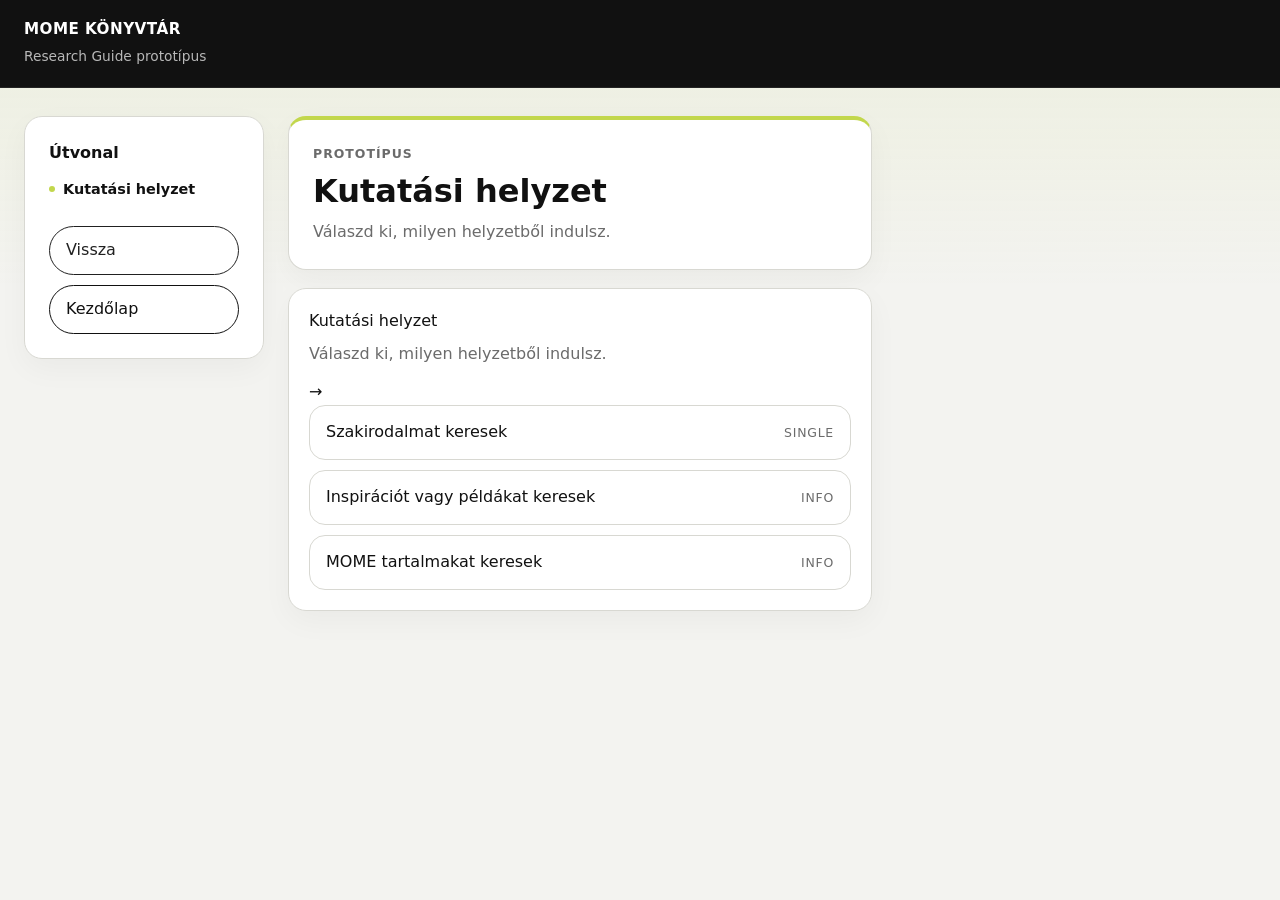
<file: index.html>
<!DOCTYPE html>
<html lang="hu">
<head>
  <meta charset="UTF-8" />
  <meta http-equiv="refresh" content="0; url=./mome-research-guide/index.html" />
  <meta name="viewport" content="width=device-width, initial-scale=1.0" />
  <title>MOME Könyvtár – Research Guide</title>
</head>
<body>
  <p>Átirányítás… Ha nem történik meg automatikusan, kattints ide: <a href="./mome-research-guide/index.html">MOME Research Guide</a></p>
</body>
</html>
</file>
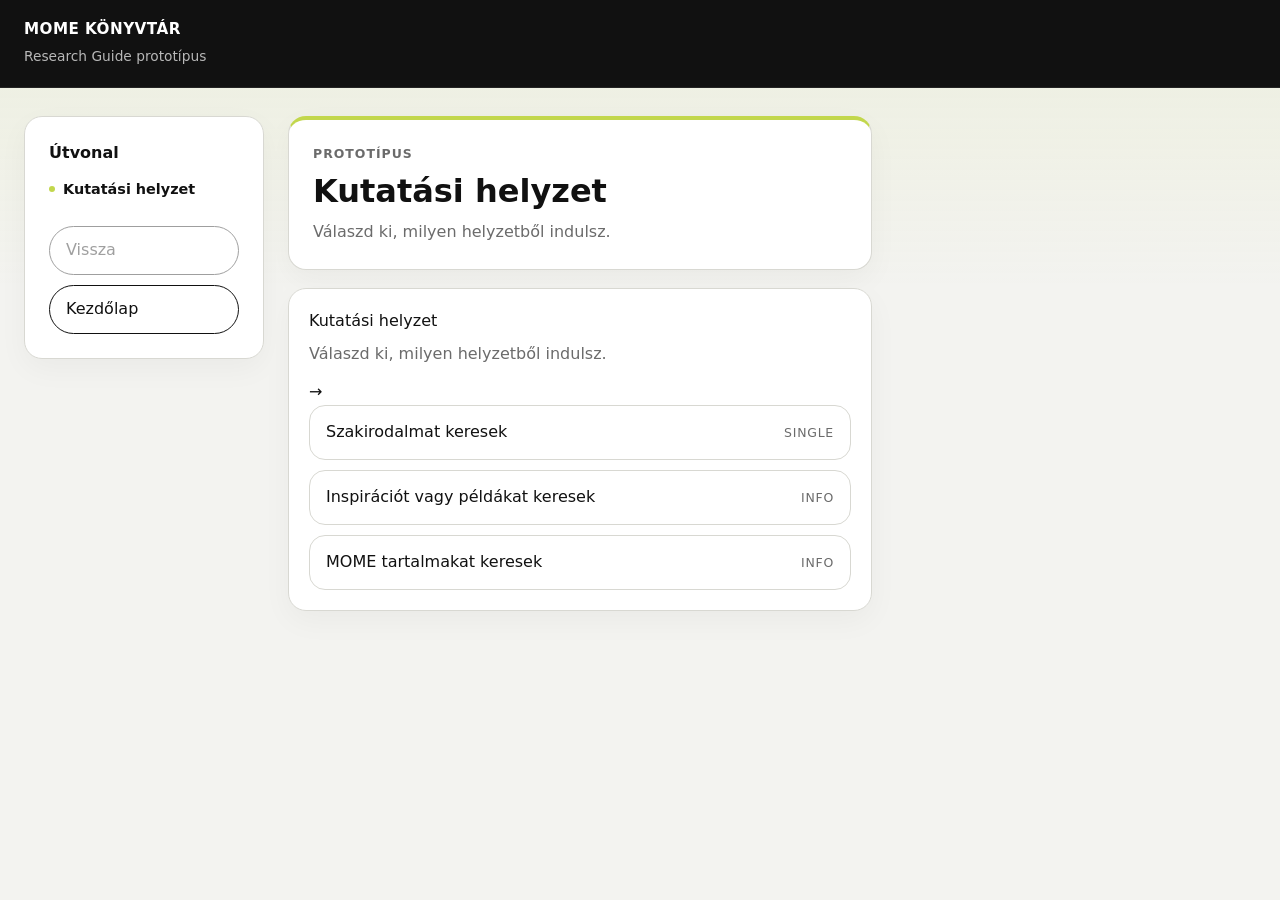
<file: mome-research-guide/index.html>
<!DOCTYPE html>
<html lang="hu">
<head>
  <meta charset="UTF-8" />
  <meta name="viewport" content="width=device-width, initial-scale=1.0" />
  <title>MOME Könyvtár – Research Guide prototípus</title>
  <link rel="stylesheet" href="style.css?v=20260420a" />
</head>
<body>
  <div class="site-shell">
    <header class="topbar">
      <div class="brand">MOME Könyvtár</div>
      <div class="subtitle">Research Guide prototípus</div>
    </header>

    <main class="layout">
      <aside class="sidebar">
        <div class="panel sticky-panel">
          <h2>Útvonal</h2>
          <nav id="breadcrumb" class="breadcrumb"></nav>
          <button id="backButton" class="ghost-button" type="button">Vissza</button>
          <button id="homeButton" class="ghost-button" type="button">Kezdőlap</button>
        </div>
      </aside>

      <section class="content">
        <div class="panel hero-panel">
          <p class="eyebrow">Prototípus</p>
          <h1 id="screenTitle">MOME Research Guide</h1>
          <p id="screenDescription" class="lead">A guide kérdésekkel és rövid útmutatókkal segít megtalálni a megfelelő forrásokat.</p>
        </div>

        <div id="questionView" class="tree-stage"></div>
      </section>

      <aside class="card-column">
        <div id="cardView" class="panel hidden"></div>
      </aside>
    </main>
  </div>

  <script src="app.js?v=20260420a"></script>
</body>
</html>
</file>
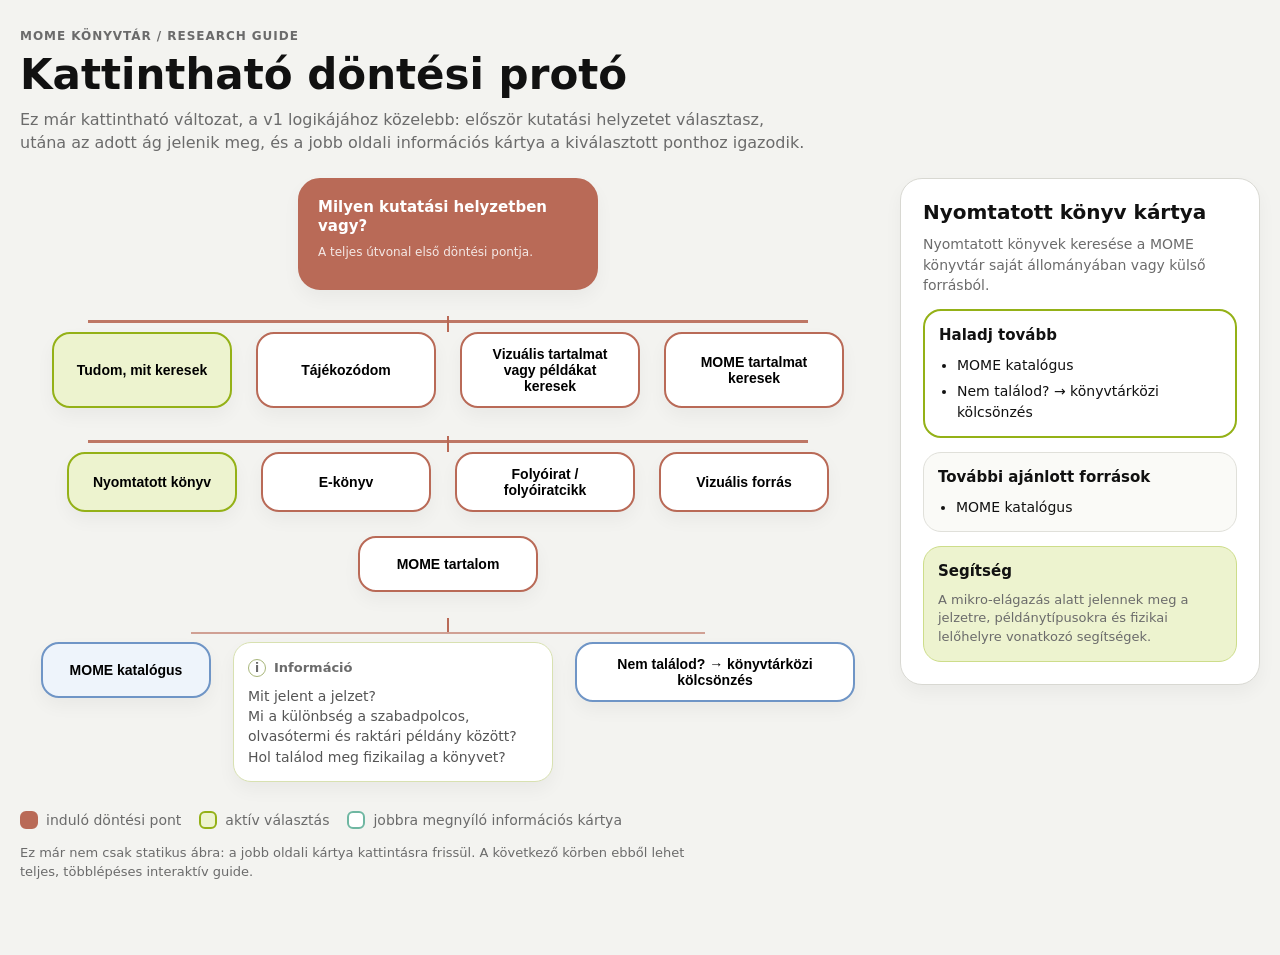
<file: mome-research-guide/decision-map-clickable.html>
<!DOCTYPE html>
<html lang="hu">
<head>
  <meta charset="UTF-8" />
  <meta name="viewport" content="width=device-width, initial-scale=1.0" />
  <title>MOME Research Guide – kattintható döntési protó</title>
  <style>
    :root {
      --bg: #f3f3f0;
      --surface: #ffffff;
      --text: #111111;
      --muted: #6b6b6b;
      --line: #b96a57;
      --accent: #c2d74c;
      --accent-soft: #edf3cf;
      --result: #6fb7a2;
      --group: #6f95c6;
      --shadow: 0 8px 18px rgba(0,0,0,.045);
      --radius: 22px;
      --pill-radius: 18px;
    }
    * { box-sizing: border-box; }
    body {
      margin: 0;
      background: var(--bg);
      color: var(--text);
      font-family: system-ui, -apple-system, BlinkMacSystemFont, "Segoe UI", Roboto, Helvetica, Arial, sans-serif;
      line-height: 1.45;
    }
    .wrap {
      max-width: 1680px;
      margin: 0 auto;
      padding: 28px 20px 60px;
    }
    .eyebrow {
      margin: 0 0 8px;
      font-size: 12px;
      text-transform: uppercase;
      letter-spacing: .08em;
      color: var(--muted);
      font-weight: 700;
    }
    h1 {
      margin: 0 0 10px;
      font-size: clamp(28px, 4vw, 42px);
      line-height: 1.06;
    }
    .lead {
      max-width: 78ch;
      margin: 0 0 24px;
      color: var(--muted);
    }
    .layout {
      display: grid;
      grid-template-columns: minmax(0, 1fr) 360px;
      gap: 24px;
      align-items: start;
    }
    .canvas {
      background: transparent;
      min-width: 0;
    }
    .lane {
      position: relative;
      margin-bottom: 28px;
      padding-top: 16px;
    }
    .lane.hidden { display: none; }
    .lane::before {
      content: "";
      position: absolute;
      left: 50%;
      top: 0;
      transform: translateX(-50%);
      width: 2px;
      height: 16px;
      background: var(--line);
    }
    .row {
      display: flex;
      flex-wrap: wrap;
      gap: 24px;
      align-items: stretch;
      position: relative;
      justify-content: center;
    }
    .row::before {
      content: "";
      position: absolute;
      left: 8%;
      right: 8%;
      top: -12px;
      border-top: 3px solid var(--line);
      opacity: .9;
    }
    .row.no-rail::before { display: none; }
    .node, .choice {
      background: var(--surface);
      box-shadow: var(--shadow);
    }
    .node {
      border: 2px solid var(--line);
      border-radius: var(--radius);
      padding: 18px 18px 16px;
      width: 260px;
      min-height: 138px;
      position: relative;
    }
    .node--start {
      margin: 0 auto 26px;
      width: 300px;
      min-height: 112px;
      background: var(--line);
      color: #fff;
    }
    .node--start .node-sub { color: rgba(255,255,255,.85); }
    .node--result {
      border-color: var(--result);
      min-height: 128px;
    }
    .node-title {
      margin: 0;
      font-size: 15px;
      line-height: 1.25;
      font-weight: 700;
    }
    .node-sub {
      margin: 8px 0 0;
      font-size: 12px;
      color: var(--muted);
    }
    .choice {
      border: 2px solid var(--line);
      border-radius: var(--pill-radius);
      min-height: 56px;
      padding: 12px 16px;
      font-size: 14px;
      font-weight: 600;
      display: flex;
      align-items: center;
      justify-content: center;
      text-align: center;
      width: 180px;
      cursor: pointer;
      transition: transform .15s ease, background-color .15s ease, border-color .15s ease, opacity .15s ease;
    }
    .choice:hover {
      transform: translateY(-1px);
    }
    .choice.active {
      background: var(--accent-soft);
      border-color: #94b117;
    }
    .choice.dimmed {
      opacity: .45;
    }
    .choice--group {
      width: 280px;
      border-color: var(--group);
      background: #fff;
    }
    .choice--group.active {
      background: #eef4fb;
      border-color: var(--group);
    }
    .choice--small { width: 170px; }
    .micro-block {
      margin-top: 26px;
      padding-top: 8px;
      position: relative;
    }
    .micro-block::before {
      content: "";
      position: absolute;
      left: 50%;
      top: 0;
      transform: translateX(-50%);
      width: 2px;
      height: 14px;
      background: var(--line);
    }
    .micro-row {
      display: flex;
      gap: 22px;
      align-items: start;
      justify-content: center;
      flex-wrap: wrap;
      position: relative;
      margin-top: 16px;
    }
    .micro-row::before {
      content: "";
      position: absolute;
      left: 20%;
      right: 20%;
      top: -10px;
      border-top: 2px solid var(--line);
      opacity: .6;
    }
    .note {
      background: #fff;
      border: 1.5px solid #d8e1b1;
      border-radius: 18px;
      padding: 14px;
      color: #555;
      font-size: 14px;
      box-shadow: var(--shadow);
      width: 320px;
    }
    .note-head {
      display: inline-flex;
      align-items: center;
      gap: 8px;
      margin-bottom: 8px;
      color: var(--muted);
      font-weight: 600;
      font-size: 13px;
    }
    .icon {
      display: inline-flex;
      align-items: center;
      justify-content: center;
      width: 18px;
      height: 18px;
      border-radius: 50%;
      border: 1px solid #a8b67a;
      font-size: 12px;
      line-height: 1;
    }
    .sidecard {
      position: sticky;
      top: 24px;
      background: var(--surface);
      border: 1px solid #d8d8d2;
      border-radius: 22px;
      padding: 22px;
      box-shadow: var(--shadow);
      min-height: 240px;
    }
    .sidecard h2 {
      margin: 0 0 10px;
      font-size: 20px;
      line-height: 1.15;
    }
    .sidecard p {
      margin: 0 0 14px;
      color: var(--muted);
      font-size: 14px;
    }
    .sidecard .section {
      margin-top: 14px;
      padding: 14px;
      border-radius: 18px;
      background: #fafaf7;
      border: 1px solid #e0e0da;
    }
    .sidecard .section.route {
      background: #fff;
      border: 2px solid #94b117;
    }
    .sidecard .section.help {
      background: var(--accent-soft);
      border: 1px solid #cddd8a;
    }
    .sidecard h3 {
      margin: 0 0 8px;
      font-size: 15px;
    }
    .sidecard ul {
      margin: 0;
      padding-left: 18px;
      font-size: 14px;
    }
    .sidecard li + li { margin-top: 6px; }
    .sidecard .muted-note {
      font-size: 13px;
      color: var(--muted);
    }
    .legend {
      display: flex;
      flex-wrap: wrap;
      gap: 14px 18px;
      margin-top: 18px;
      color: var(--muted);
      font-size: 14px;
    }
    .legend-item { display: inline-flex; align-items: center; gap: 8px; }
    .legend-swatch { width: 18px; height: 18px; border-radius: 6px; border: 2px solid var(--line); background: var(--surface); }
    .legend-swatch.start { background: var(--line); }
    .legend-swatch.result { border-color: var(--result); }
    .legend-swatch.accent { border-color: #94b117; background: var(--accent-soft); }
    .footnote { margin-top: 14px; font-size: 13px; color: var(--muted); max-width: 84ch; }
    @media (max-width: 1180px) {
      .layout { grid-template-columns: 1fr; }
      .sidecard { position: static; }
    }
  </style>
</head>
<body>
  <div class="wrap">
    <p class="eyebrow">MOME Könyvtár / Research Guide</p>
    <h1>Kattintható döntési protó</h1>
    <p class="lead">Ez már kattintható változat, a v1 logikájához közelebb: először kutatási helyzetet választasz, utána az adott ág jelenik meg, és a jobb oldali információs kártya a kiválasztott ponthoz igazodik.</p>

    <div class="layout">
      <div class="canvas">
        <div class="node node--start">
          <p class="node-title">Milyen kutatási helyzetben vagy?</p>
          <p class="node-sub">A teljes útvonal első döntési pontja.</p>
        </div>

        <div class="lane">
          <div class="row" id="situationRow">
            <button class="choice active" data-situation="targeted">Tudom, mit keresek</button>
            <button class="choice" data-situation="explore">Tájékozódom</button>
            <button class="choice" data-situation="visual">Vizuális tartalmat vagy példákat keresek</button>
            <button class="choice" data-situation="mome">MOME tartalmat keresek</button>
          </div>
        </div>

        <div class="lane" id="lane-targeted">
          <div class="row">
            <button class="choice choice--small active" data-card="print">Nyomtatott könyv</button>
            <button class="choice choice--small" data-card="ebook">E-könyv</button>
            <button class="choice" data-card="journal">Folyóirat / folyóiratcikk</button>
            <button class="choice choice--small" data-card="visual-card">Vizuális forrás</button>
            <button class="choice" data-card="mome-card">MOME tartalom</button>
          </div>

          <div class="micro-block" id="micro-print">
            <div class="micro-row">
              <button class="choice choice--small choice--group active" data-card="print">MOME katalógus</button>
              <div class="note">
                <div class="note-head"><span class="icon">i</span><span>Információ</span></div>
                <div>Mit jelent a jelzet?</div>
                <div>Mi a különbség a szabadpolcos, olvasótermi és raktári példány között?</div>
                <div>Hol találod meg fizikailag a könyvet?</div>
              </div>
              <button class="choice choice--group" data-card="interlibrary">Nem találod? → könyvtárközi kölcsönzés</button>
            </div>
          </div>
        </div>

        <div class="lane hidden" id="lane-explore">
          <div class="row no-rail">
            <button class="choice choice--group active" data-card="explore-card">Olvasóterem / tárgyszó / folyóirat / inspirációs források</button>
          </div>
        </div>

        <div class="lane hidden" id="lane-visual">
          <div class="row no-rail">
            <button class="choice choice--group active" data-card="visual-card">Múzeumi és egyetemi vizuális adatbázisok</button>
          </div>
        </div>

        <div class="lane hidden" id="lane-mome">
          <div class="row no-rail">
            <button class="choice choice--group active" data-card="mome-card">Diploma / doktori / egyetemtörténet / levéltár</button>
          </div>
        </div>

        <div class="legend">
          <div class="legend-item"><span class="legend-swatch start"></span> induló döntési pont</div>
          <div class="legend-item"><span class="legend-swatch accent"></span> aktív választás</div>
          <div class="legend-item"><span class="legend-swatch result"></span> jobbra megnyíló információs kártya</div>
        </div>

        <p class="footnote">Ez már nem csak statikus ábra: a jobb oldali kártya kattintásra frissül. A következő körben ebből lehet teljes, többlépéses interaktív guide.</p>
      </div>

      <aside class="sidecard" id="sidecard">
        <h2>Nyomtatott könyv kártya</h2>
        <p>Nyomtatott könyvek keresése a MOME könyvtár saját állományában vagy külső forrásból.</p>
        <div class="section route">
          <h3>Haladj tovább</h3>
          <ul>
            <li>MOME katalógus</li>
            <li>Nem találod? → könyvtárközi kölcsönzés</li>
          </ul>
        </div>
        <div class="section">
          <h3>További ajánlott források</h3>
          <ul>
            <li>MOME katalógus</li>
          </ul>
        </div>
        <div class="section help">
          <h3>Segítség</h3>
          <div class="muted-note">A mikro-elágazás alatt jelennek meg a jelzetre, példánytípusokra és fizikai lelőhelyre vonatkozó segítségek.</div>
        </div>
      </aside>
    </div>
  </div>

  <script>
    const cardData = {
      print: {
        title: 'Nyomtatott könyv kártya',
        desc: 'Nyomtatott könyvek keresése a MOME könyvtár saját állományában vagy külső forrásból.',
        route: ['MOME katalógus', 'Nem találod? → könyvtárközi kölcsönzés'],
        recommended: ['MOME katalógus'],
        help: 'A mikro-elágazás alatt jelennek meg a jelzetre, példánytípusokra és fizikai lelőhelyre vonatkozó segítségek.'
      },
      interlibrary: {
        title: 'Könyvtárközi kölcsönzés',
        desc: 'Akkor lép életbe, ha a keresett könyv nem érhető el a saját állományban.',
        route: ['Könyvtárközi kölcsönzés indítása'],
        recommended: ['MOKKA', 'WorldCat'],
        help: 'Ezen a ponton jelenhet meg a további segítségkérés és a külső lelőhelyek logikája.'
      },
      ebook: {
        title: 'E-könyv kártya',
        desc: 'Katalógusban és adatbázisokban elérhető e-book tartalmak.',
        route: ['Közös katalógus digitális példányai', 'Adatbázisok e-book gyűjteményei'],
        recommended: ['Közös katalógus', 'E-book adatbázisok'],
        help: 'Érdemes külön jelezni, hogyan kell e-könyvre hivatkozni.'
      },
      journal: {
        title: 'Folyóirat / cikk kártya',
        desc: 'Nyomtatott és online folyóiratos keresési utak.',
        route: ['Nyomtatott → FI-nyilvántartás + MATARKA', 'Online → adatbázisok'],
        recommended: ['FI-nyilvántartás', 'MATARKA', 'EBSCO', 'JSTOR'],
        help: 'Külön kérdés, mikor folyóiratcímet és mikor cikket keres a hallgató.'
      },
      explore-card: {
        title: 'Tájékozódó végpontok',
        desc: 'Kurált belépési pontok azoknak, akik még csak irányokat keresnek.',
        route: ['Olvasótermi válogatott könyvek', 'Tárgyszavas keresés', 'Folyóiratok böngészése', 'Külső inspirációs források'],
        recommended: ['Olvasóterem', 'Katalógus tárgyszó', 'Zotero-alapú inspirációs lista'],
        help: 'Ez az ág nem pontos tárgyra, hanem elindulási helyzetre reagál.'
      },
      visual-card: {
        title: 'Vizuális forrás kártya',
        desc: 'Múzeumi, egyetemi és egyéb vizuális gyűjtemények.',
        route: ['Múzeumi digitális gyűjtemények', 'Egyetemi gyűjtemények', 'Képarchívumok'],
        recommended: ['Open access vizuális források', 'Képarchívumok'],
        help: 'Képek és online vizuális források hivatkozásához külön segítség szükséges.'
      },
      mome-card: {
        title: 'MOME tartalom kártya',
        desc: 'Diplomamunkák, doktori művek, egyetemtörténeti és levéltári tartalmak.',
        route: ['Diplomamunkák', 'Doktori művek', 'Egyetemtörténet', 'Levéltár'],
        recommended: ['MOME READ'],
        help: 'Érdemes külön jelezni a nyilvános és a bibliográfiai rekordként megjelenő tartalmak közti különbséget.'
      }
    };

    const sidecard = document.getElementById('sidecard');
    const situationButtons = document.querySelectorAll('[data-situation]');
    const lanes = {
      targeted: document.getElementById('lane-targeted'),
      explore: document.getElementById('lane-explore'),
      visual: document.getElementById('lane-visual'),
      mome: document.getElementById('lane-mome')
    };

    function renderCard(key) {
      const data = cardData[key];
      if (!data) return;
      sidecard.innerHTML = `
        <h2>${data.title}</h2>
        <p>${data.desc}</p>
        <div class="section route">
          <h3>Haladj tovább</h3>
          <ul>${data.route.map(item => `<li>${item}</li>`).join('')}</ul>
        </div>
        <div class="section">
          <h3>További ajánlott források</h3>
          <ul>${data.recommended.map(item => `<li>${item}</li>`).join('')}</ul>
        </div>
        <div class="section help">
          <h3>Segítség</h3>
          <div class="muted-note">${data.help}</div>
        </div>
      `;
    }

    function activateSituation(name) {
      situationButtons.forEach(btn => {
        const active = btn.dataset.situation === name;
        btn.classList.toggle('active', active);
        btn.classList.toggle('dimmed', !active);
      });
      Object.entries(lanes).forEach(([key, lane]) => {
        lane.classList.toggle('hidden', key !== name);
      });
      if (name === 'targeted') renderCard('print');
      if (name === 'explore') renderCard('explore-card');
      if (name === 'visual') renderCard('visual-card');
      if (name === 'mome') renderCard('mome-card');
    }

    situationButtons.forEach(btn => {
      btn.addEventListener('click', () => activateSituation(btn.dataset.situation));
    });

    document.querySelectorAll('[data-card]').forEach(btn => {
      btn.addEventListener('click', () => {
        const lane = btn.closest('.lane');
        if (lane) {
          lane.querySelectorAll('[data-card]').forEach(other => {
            if (other.dataset.card === btn.dataset.card) {
              other.classList.add('active');
              other.classList.remove('dimmed');
            } else if (other.hasAttribute('data-card')) {
              other.classList.remove('active');
              other.classList.add('dimmed');
            }
          });
        }
        btn.classList.add('active');
        btn.classList.remove('dimmed');
        renderCard(btn.dataset.card);
      });
    });
  </script>
</body>
</html>
</file>
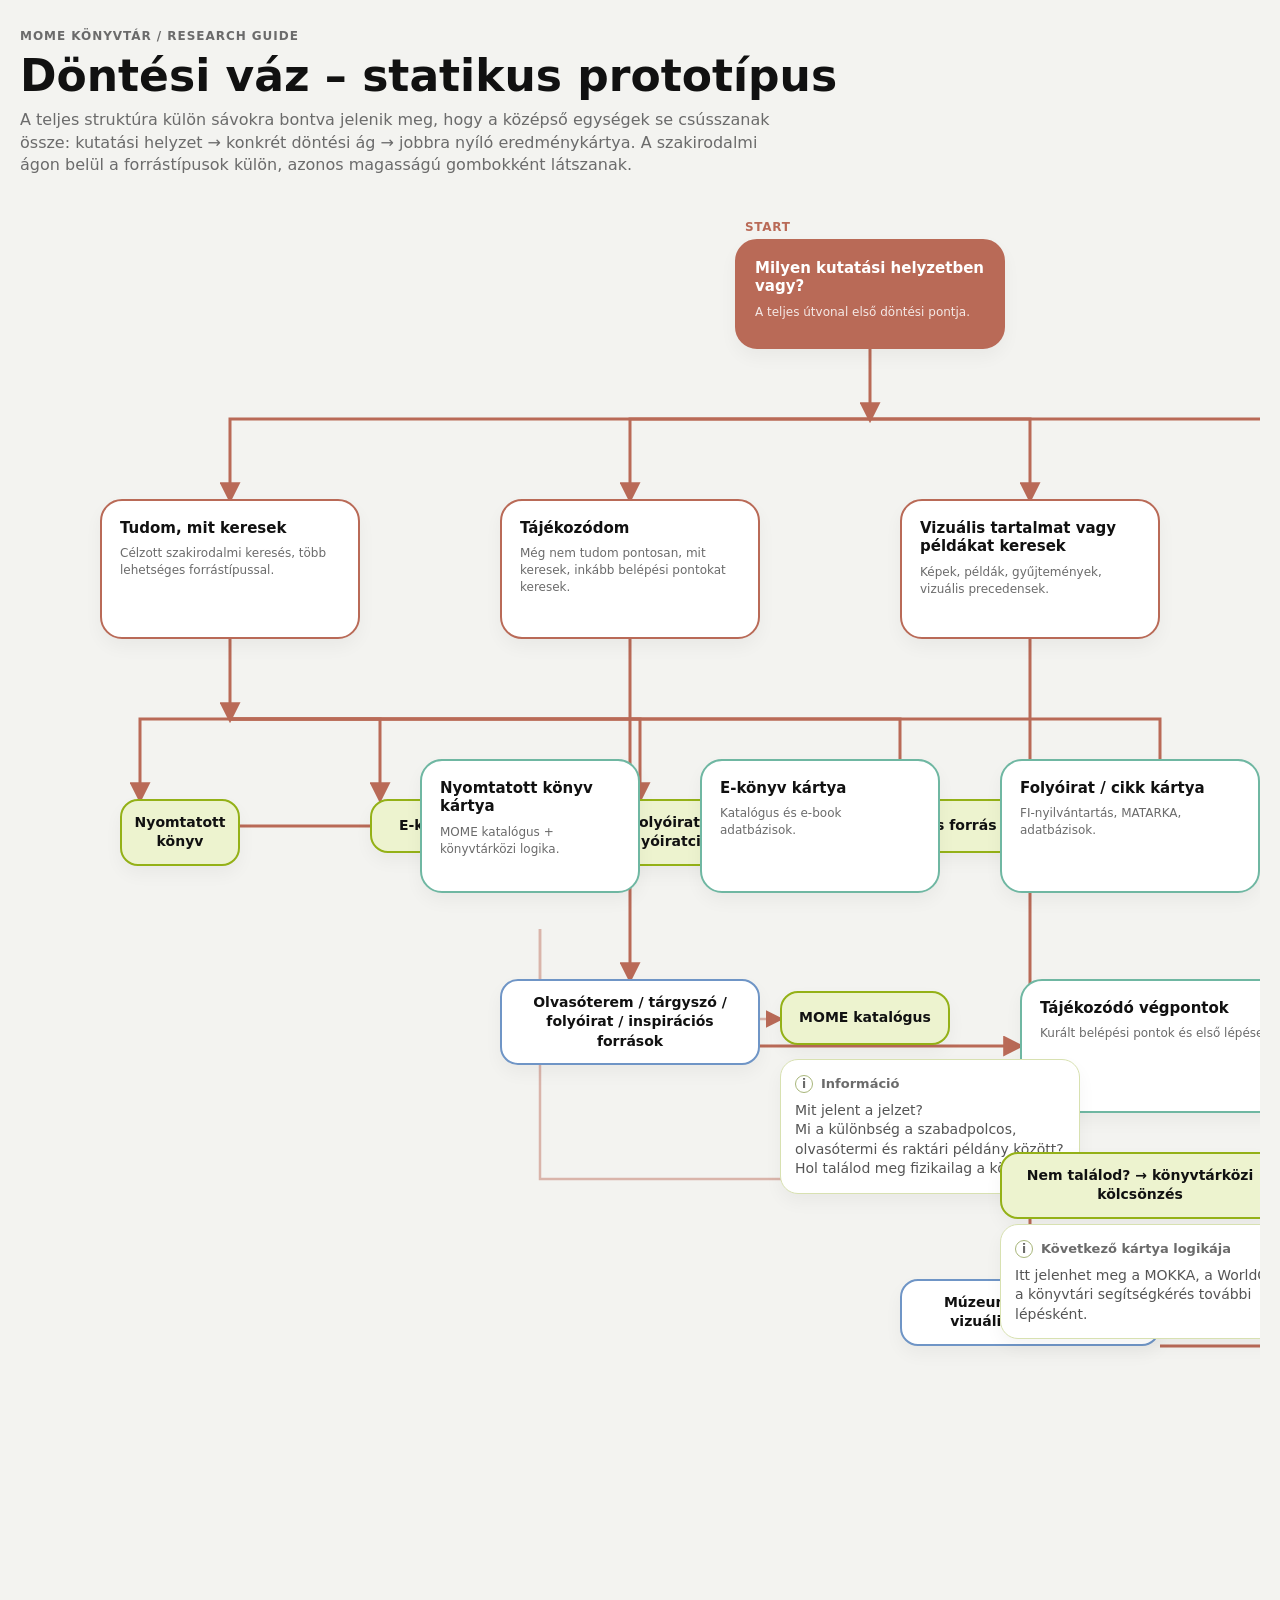
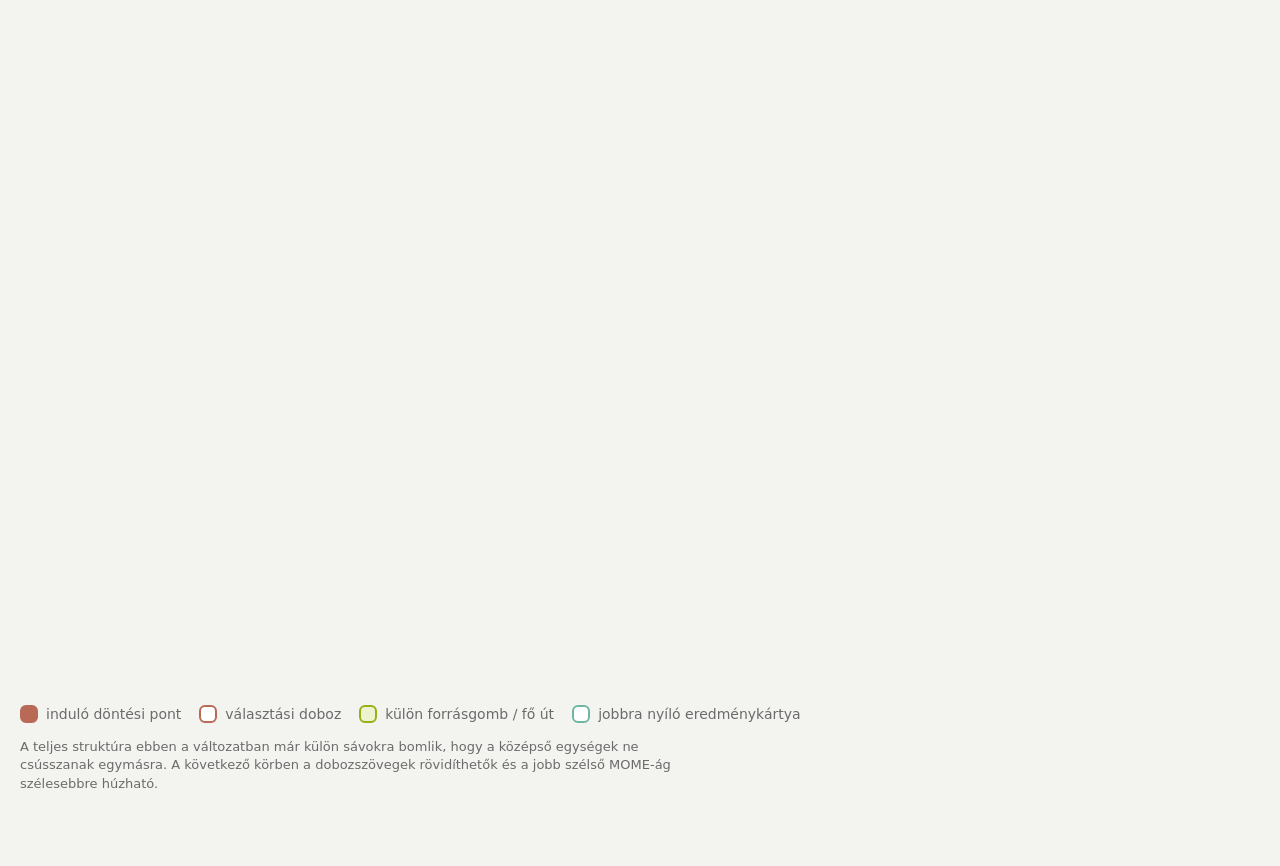
<file: mome-research-guide/decision-map.html>
<!DOCTYPE html>
<html lang="hu">
<head>
  <meta charset="UTF-8" />
  <meta name="viewport" content="width=device-width, initial-scale=1.0" />
  <title>MOME Research Guide – döntési váz</title>
  <style>
    :root {
      --bg: #f3f3f0;
      --surface: #ffffff;
      --text: #111111;
      --muted: #6b6b6b;
      --line: #b96a57;
      --accent: #c2d74c;
      --accent-soft: #edf3cf;
      --result: #6fb7a2;
      --group: #6f95c6;
      --shadow: 0 8px 18px rgba(0,0,0,.045);
      --radius: 22px;
      --pill-radius: 18px;
    }
    * { box-sizing: border-box; }
    body {
      margin: 0;
      background: var(--bg);
      color: var(--text);
      font-family: system-ui, -apple-system, BlinkMacSystemFont, "Segoe UI", Roboto, Helvetica, Arial, sans-serif;
      line-height: 1.4;
    }
    .wrap { max-width: 1740px; margin: 0 auto; padding: 28px 20px 60px; }
    .eyebrow { margin: 0 0 8px; font-size: 12px; text-transform: uppercase; letter-spacing: .08em; color: var(--muted); font-weight: 700; }
    h1 { margin: 0 0 10px; font-size: clamp(28px, 4vw, 44px); line-height: 1.06; }
    .lead { max-width: 76ch; margin: 0 0 22px; color: var(--muted); }
    .board { overflow-x: auto; padding-bottom: 28px; }
    .canvas { position: relative; width: 1700px; height: 2060px; margin: 0 auto; }
    svg.lines { position: absolute; inset: 0; width: 100%; height: 100%; pointer-events: none; }
    .node {
      position: absolute; background: var(--surface); border: 2px solid var(--line);
      border-radius: var(--radius); box-shadow: var(--shadow); padding: 18px 18px 16px;
    }
    .node--start { background: var(--line); color: #fff; }
    .node--group { border-color: var(--group); }
    .node--result { border-color: var(--result); }
    .node-title { margin: 0; font-size: 15px; line-height: 1.25; font-weight: 700; }
    .node-sub { margin: 8px 0 0; font-size: 12px; color: var(--muted); }
    .node--start .node-sub { color: rgba(255,255,255,.85); }
    .badge {
      position: absolute; top: -22px; left: 8px; font-size: 12px; font-weight: 700;
      letter-spacing: .06em; text-transform: uppercase; color: var(--line);
    }
    .choice {
      position: absolute; background: #fff; border: 2px solid var(--line); border-radius: var(--pill-radius);
      min-height: 54px; padding: 12px 16px; box-shadow: var(--shadow); font-size: 14px; font-weight: 600;
      text-align: center; display: flex; align-items: center; justify-content: center;
    }
    .choice--accent { border-color: #94b117; background: var(--accent-soft); }
    .choice--group { border-color: var(--group); }
    .panel-note {
      position: absolute; background: #fff; border: 1.5px solid #d8e1b1; border-radius: 18px;
      padding: 14px; color: #555; font-size: 14px; box-shadow: var(--shadow);
    }
    .panel-note .head {
      display: inline-flex; align-items: center; gap: 8px; margin-bottom: 8px; color: var(--muted);
      font-weight: 600; font-size: 13px;
    }
    .icon {
      display: inline-flex; align-items: center; justify-content: center; width: 18px; height: 18px;
      border-radius: 50%; border: 1px solid #a8b67a; font-size: 12px; line-height: 1;
    }
    .legend { display: flex; flex-wrap: wrap; gap: 14px 18px; margin-top: 18px; color: var(--muted); font-size: 14px; }
    .legend-item { display: inline-flex; align-items: center; gap: 8px; }
    .legend-swatch { width: 18px; height: 18px; border-radius: 6px; border: 2px solid var(--line); background: var(--surface); }
    .legend-swatch.start { background: var(--line); }
    .legend-swatch.group { border-color: var(--group); }
    .legend-swatch.result { border-color: var(--result); }
    .legend-swatch.accent { border-color: #94b117; background: var(--accent-soft); }
    .footnote { margin-top: 14px; font-size: 13px; color: var(--muted); max-width: 84ch; }
  </style>
</head>
<body>
  <div class="wrap">
    <p class="eyebrow">MOME Könyvtár / Research Guide</p>
    <h1>Döntési váz – statikus prototípus</h1>
    <p class="lead">A teljes struktúra külön sávokra bontva jelenik meg, hogy a középső egységek se csússzanak össze: kutatási helyzet → konkrét döntési ág → jobbra nyíló eredménykártya. A szakirodalmi ágon belül a forrástípusok külön, azonos magasságú gombokként látszanak.</p>

    <div class="board">
      <div class="canvas">
        <svg class="lines" viewBox="0 0 1700 2060" xmlns="http://www.w3.org/2000/svg" aria-hidden="true">
          <defs>
            <marker id="arrow" viewBox="0 0 10 10" refX="8" refY="5" markerWidth="7" markerHeight="7" orient="auto-start-reverse">
              <path d="M 0 0 L 10 5 L 0 10 z" fill="#b96a57" />
            </marker>
          </defs>
          <path d="M850 150 L850 220" stroke="#b96a57" stroke-width="3" fill="none" marker-end="url(#arrow)"/>
          <path d="M850 220 L210 220 L210 300" stroke="#b96a57" stroke-width="3" fill="none" marker-end="url(#arrow)"/>
          <path d="M850 220 L610 220 L610 300" stroke="#b96a57" stroke-width="3" fill="none" marker-end="url(#arrow)"/>
          <path d="M850 220 L1010 220 L1010 300" stroke="#b96a57" stroke-width="3" fill="none" marker-end="url(#arrow)"/>
          <path d="M850 220 L1410 220 L1410 300" stroke="#b96a57" stroke-width="3" fill="none" marker-end="url(#arrow)"/>

          <path d="M210 440 L210 520" stroke="#b96a57" stroke-width="3" fill="none" marker-end="url(#arrow)"/>
          <path d="M210 520 L120 520 L120 600" stroke="#b96a57" stroke-width="3" fill="none" marker-end="url(#arrow)"/>
          <path d="M210 520 L360 520 L360 600" stroke="#b96a57" stroke-width="3" fill="none" marker-end="url(#arrow)"/>
          <path d="M210 520 L620 520 L620 600" stroke="#b96a57" stroke-width="3" fill="none" marker-end="url(#arrow)"/>
          <path d="M210 520 L880 520 L880 600" stroke="#b96a57" stroke-width="3" fill="none" marker-end="url(#arrow)"/>
          <path d="M210 520 L1140 520 L1140 600" stroke="#b96a57" stroke-width="3" fill="none" marker-end="url(#arrow)"/>
          <path d="M220 627 L400 627" stroke="#b96a57" stroke-width="3" fill="none" marker-end="url(#arrow)"/>
          <path d="M470 627 L680 627" stroke="#b96a57" stroke-width="3" fill="none" marker-end="url(#arrow)"/>
          <path d="M740 627 L980 627" stroke="#b96a57" stroke-width="3" fill="none" marker-end="url(#arrow)"/>
          <path d="M1000 627 L1260 627" stroke="#b96a57" stroke-width="3" fill="none" marker-end="url(#arrow)"/>
          <path d="M1260 627 L1540 627" stroke="#b96a57" stroke-width="3" fill="none" marker-end="url(#arrow)"/>

          <path d="M610 440 L610 780" stroke="#b96a57" stroke-width="3" fill="none" marker-end="url(#arrow)"/>
          <path d="M740 847 L1000 847" stroke="#b96a57" stroke-width="3" fill="none" marker-end="url(#arrow)"/>

          <path d="M1010 440 L1010 1080" stroke="#b96a57" stroke-width="3" fill="none" marker-end="url(#arrow)"/>
          <path d="M1140 1147 L1380 1147" stroke="#b96a57" stroke-width="3" fill="none" marker-end="url(#arrow)"/>

          <path d="M1410 440 L1410 1380" stroke="#b96a57" stroke-width="3" fill="none" marker-end="url(#arrow)"/>
          <path d="M1540 1447 L1620 1447" stroke="#b96a57" stroke-width="3" fill="none" marker-end="url(#arrow)"/>

          <path d="M520 730 L520 820" stroke="#d9b4aa" stroke-width="2.5" fill="none" marker-end="url(#arrow)"/>
          <path d="M520 820 L760 820" stroke="#d9b4aa" stroke-width="2.5" fill="none" marker-end="url(#arrow)"/>
          <path d="M520 730 L520 980 L980 980" stroke="#d9b4aa" stroke-width="2.5" fill="none" marker-end="url(#arrow)"/>
        </svg>

        <div class="node node--start" style="left:715px; top:40px; width:270px; height:110px;">
          <div class="badge">Start</div>
          <p class="node-title">Milyen kutatási helyzetben vagy?</p>
          <p class="node-sub">A teljes útvonal első döntési pontja.</p>
        </div>

        <div class="node" style="left:80px; top:300px; width:260px; height:140px;">
          <p class="node-title">Tudom, mit keresek</p>
          <p class="node-sub">Célzott szakirodalmi keresés, több lehetséges forrástípussal.</p>
        </div>
        <div class="node" style="left:480px; top:300px; width:260px; height:140px;">
          <p class="node-title">Tájékozódom</p>
          <p class="node-sub">Még nem tudom pontosan, mit keresek, inkább belépési pontokat keresek.</p>
        </div>
        <div class="node" style="left:880px; top:300px; width:260px; height:140px;">
          <p class="node-title">Vizuális tartalmat vagy példákat keresek</p>
          <p class="node-sub">Képek, példák, gyűjtemények, vizuális precedensek.</p>
        </div>
        <div class="node" style="left:1280px; top:300px; width:260px; height:140px;">
          <p class="node-title">MOME tartalmat keresek</p>
          <p class="node-sub">Diplomamunkák, doktori művek, egyetemtörténeti és levéltári anyagok.</p>
        </div>

        <div class="choice choice--accent" style="left:100px; top:600px; width:120px;">Nyomtatott könyv</div>
        <div class="choice choice--accent" style="left:350px; top:600px; width:120px;">E-könyv</div>
        <div class="choice choice--accent" style="left:560px; top:600px; width:180px;">Folyóirat / folyóiratcikk</div>
        <div class="choice choice--accent" style="left:840px; top:600px; width:160px;">Vizuális forrás</div>
        <div class="choice choice--accent" style="left:1080px; top:600px; width:180px;">MOME tartalom</div>

        <div class="node node--result" style="left:400px; top:560px; width:220px; height:134px;">
          <p class="node-title">Nyomtatott könyv kártya</p>
          <p class="node-sub">MOME katalógus + könyvtárközi logika.</p>
        </div>
        <div class="node node--result" style="left:680px; top:560px; width:240px; height:134px;">
          <p class="node-title">E-könyv kártya</p>
          <p class="node-sub">Katalógus és e-book adatbázisok.</p>
        </div>
        <div class="node node--result" style="left:980px; top:560px; width:260px; height:134px;">
          <p class="node-title">Folyóirat / cikk kártya</p>
          <p class="node-sub">FI-nyilvántartás, MATARKA, adatbázisok.</p>
        </div>
        <div class="node node--result" style="left:1260px; top:560px; width:260px; height:134px;">
          <p class="node-title">Vizuális forrás kártya</p>
          <p class="node-sub">Gyűjtemények + hivatkozási segítség.</p>
        </div>
        <div class="node node--result" style="left:1540px; top:560px; width:140px; height:134px;">
          <p class="node-title">MOME tartalom kártya</p>
          <p class="node-sub">Intézményi tartalom.</p>
        </div>

        <div class="choice choice--group" style="left:480px; top:780px; width:260px;">Olvasóterem / tárgyszó / folyóirat / inspirációs források</div>
        <div class="node node--result" style="left:1000px; top:780px; width:280px; height:134px;">
          <p class="node-title">Tájékozódó végpontok</p>
          <p class="node-sub">Kurált belépési pontok és első lépések.</p>
        </div>

        <div class="choice choice--group" style="left:880px; top:1080px; width:260px;">Múzeumi és egyetemi vizuális adatbázisok</div>
        <div class="node node--result" style="left:1380px; top:1080px; width:250px; height:134px;">
          <p class="node-title">Vizuális forrás kártya</p>
          <p class="node-sub">Gyűjtemények + hivatkozási segítség.</p>
        </div>

        <div class="choice choice--group" style="left:1280px; top:1380px; width:260px;">Diploma / doktori / egyetemtörténet / levéltár</div>
        <div class="node node--result" style="left:1620px; top:1380px; width:60px; height:134px; overflow:hidden;">
          <p class="node-title">MOME</p>
          <p class="node-sub">Tartalom.</p>
        </div>

        <div class="choice choice--accent" style="left:760px; top:792px; width:170px;">MOME katalógus</div>
        <div class="panel-note" style="left:760px; top:860px; width:300px;">
          <div class="head"><span class="icon">i</span><span>Információ</span></div>
          <div>Mit jelent a jelzet?</div>
          <div>Mi a különbség a szabadpolcos, olvasótermi és raktári példány között?</div>
          <div>Hol találod meg fizikailag a könyvet?</div>
        </div>
        <div class="choice choice--accent" style="left:980px; top:953px; width:280px;">Nem találod? → könyvtárközi kölcsönzés</div>
        <div class="panel-note" style="left:980px; top:1025px; width:320px;">
          <div class="head"><span class="icon">i</span><span>Következő kártya logikája</span></div>
          <div>Itt jelenhet meg a MOKKA, a WorldCat és a könyvtári segítségkérés további lépésként.</div>
        </div>
      </div>
    </div>

    <div class="legend">
      <div class="legend-item"><span class="legend-swatch start"></span> induló döntési pont</div>
      <div class="legend-item"><span class="legend-swatch"></span> választási doboz</div>
      <div class="legend-item"><span class="legend-swatch accent"></span> külön forrásgomb / fő út</div>
      <div class="legend-item"><span class="legend-swatch result"></span> jobbra nyíló eredménykártya</div>
    </div>

    <p class="footnote">A teljes struktúra ebben a változatban már külön sávokra bomlik, hogy a középső egységek ne csússzanak egymásra. A következő körben a dobozszövegek rövidíthetők és a jobb szélső MOME-ág szélesebbre húzható.</p>
  </div>
</body>
</html>
</file>
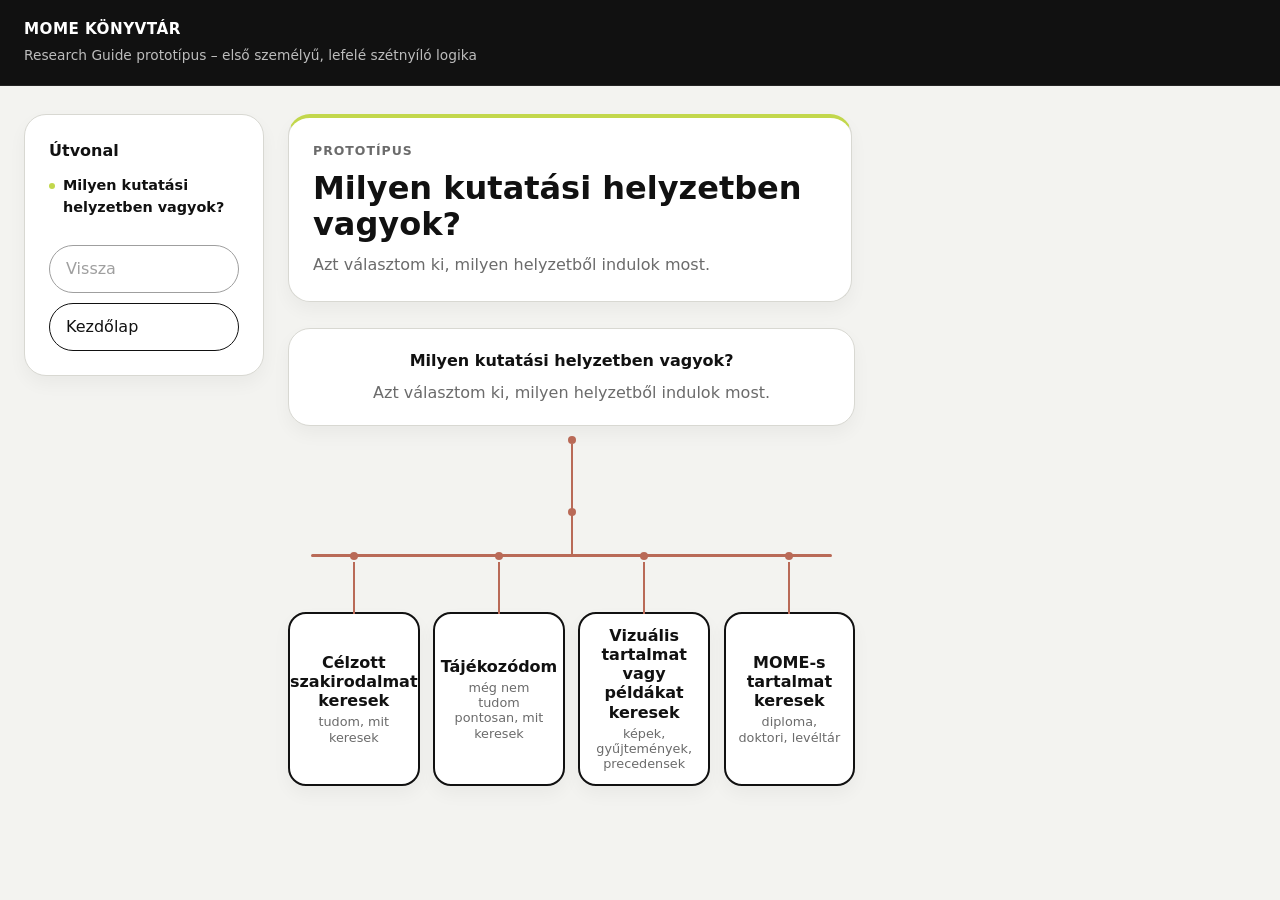
<file: mome-research-guide/index-vertical-v2.html>
<!DOCTYPE html>
<html lang="hu">
<head>
  <meta charset="UTF-8" />
  <meta name="viewport" content="width=device-width, initial-scale=1.0" />
  <title>MOME Könyvtár – Research Guide prototípus / vertical v2</title>
  <style>
    :root {
      --bg: #f3f3f0;
      --surface: #ffffff;
      --surface-muted: #fafaf7;
      --text: #111111;
      --muted: #6b6b6b;
      --line: #d8d8d2;
      --flow: #b96a57;
      --accent: #c2d74c;
      --accent-soft: #edf3cf;
      --shadow: 0 8px 18px rgba(0,0,0,.045);
      --radius: 22px;
      --pill-radius: 18px;
      --connector-height: 64px;
      --branch-drop: 58px;
    }
    * { box-sizing: border-box; }
    html { scroll-behavior: smooth; }
    body {
      margin: 0;
      background: var(--bg);
      color: var(--text);
      font-family: system-ui, -apple-system, BlinkMacSystemFont, "Segoe UI", Roboto, Helvetica, Arial, sans-serif;
      line-height: 1.5;
    }
    .topbar {
      background: #111;
      color: #fff;
      padding: 18px 24px 20px;
      border-bottom: 1px solid rgba(255,255,255,.08);
    }
    .brand {
      font-size: .95rem;
      font-weight: 700;
      letter-spacing: .03em;
      text-transform: uppercase;
    }
    .subtitle {
      margin-top: 4px;
      font-size: .86rem;
      color: rgba(255,255,255,.72);
    }
    .layout {
      display: grid;
      grid-template-columns: 240px minmax(0, 1fr) 380px;
      gap: 24px;
      max-width: 1480px;
      margin: 0 auto;
      padding: 28px 24px 56px;
      align-items: start;
    }
    .panel {
      background: var(--surface);
      border: 1px solid var(--line);
      border-radius: var(--radius);
      padding: 24px;
      box-shadow: var(--shadow);
      margin-bottom: 18px;
    }
    .sticky { position: sticky; top: 24px; }
    .hero-panel { border-top: 4px solid var(--accent); }
    .eyebrow {
      margin: 0 0 10px;
      font-size: .78rem;
      font-weight: 700;
      text-transform: uppercase;
      letter-spacing: .08em;
      color: var(--muted);
    }
    h1 { margin: 0 0 10px; font-size: clamp(1.75rem, 2.5vw, 2.5rem); line-height: 1.12; }
    h2 { margin: 0 0 12px; font-size: 1rem; }
    h3 { margin: 0 0 10px; font-size: 1rem; }
    .lead { margin: 0; max-width: 64ch; color: var(--muted); }
    button {
      appearance: none;
      font: inherit;
      cursor: pointer;
      transition: background-color .15s ease, transform .15s ease, opacity .15s ease, border-color .15s ease;
    }
    .ghost-button {
      width: 100%;
      margin-top: 10px;
      text-align: left;
      border: 1px solid #111;
      border-radius: 999px;
      background: #fff;
      color: #111;
      padding: 11px 16px;
    }
    .ghost-button:hover { background: var(--accent); }
    .ghost-button:disabled { opacity: .4; cursor: default; }
    .breadcrumb {
      display: flex;
      flex-direction: column;
      gap: 8px;
      margin-bottom: 16px;
    }
    .breadcrumb-item {
      display: block;
      font-size: .9rem;
      color: var(--muted);
      padding-left: 14px;
      position: relative;
    }
    .breadcrumb-item::before {
      content: "";
      position: absolute;
      left: 0;
      top: .55em;
      width: 6px;
      height: 6px;
      border-radius: 50%;
      background: var(--line);
    }
    .breadcrumb-item.current { color: var(--text); font-weight: 600; }
    .breadcrumb-item.current::before { background: var(--accent); }
    #questionView { display: grid; gap: 40px; }
    .branch-node {
      position: relative;
      display: grid;
      justify-items: center;
      gap: var(--connector-height);
      padding-top: 8px;
    }
    .branch-node:not(:first-child)::before {
      content: "";
      position: absolute;
      top: -40px;
      left: 50%;
      transform: translateX(-50%);
      width: 2px;
      height: 40px;
      background: var(--flow);
    }
    .node-card {
      width: min(760px, 100%);
      background: var(--surface);
      border: 1px solid var(--line);
      border-radius: var(--radius);
      padding: 20px;
      box-shadow: var(--shadow);
      text-align: center;
    }
    .node-title { font-size: 1rem; margin: 0 0 8px; font-weight: 700; }
    .node-description { margin: 0; color: var(--muted); }
    .flow-spine {
      position: relative;
      width: 2px;
      height: var(--connector-height);
      background: var(--flow);
      margin-top: calc(var(--connector-height) * -0.72);
      margin-bottom: calc(var(--connector-height) * -0.36);
    }
    .flow-spine::before,
    .flow-spine::after {
      content: "";
      position: absolute;
      left: 50%;
      transform: translateX(-50%);
      width: 8px;
      height: 8px;
      border-radius: 50%;
      background: var(--flow);
    }
    .flow-spine::before { top: -8px; }
    .flow-spine::after { bottom: -8px; }
    .option-row-wrap {
      position: relative;
      width: 100%;
      padding-top: var(--branch-drop);
      display: flex;
      justify-content: center;
    }
    .option-row-wrap::before {
      content: "";
      position: absolute;
      top: 0;
      left: 4%;
      right: 4%;
      border-top: 3px solid var(--flow);
      border-radius: 999px;
    }
    .option-row-wrap::after {
      content: "";
      position: absolute;
      top: calc((var(--branch-drop) - 10px) * -1);
      left: 50%;
      transform: translateX(-50%);
      width: 2px;
      height: calc(var(--branch-drop) - 10px);
      background: var(--flow);
    }
    .option-stack {
      display: flex;
      flex-wrap: wrap;
      gap: 14px;
      justify-content: center;
      width: min(980px, 100%);
      position: relative;
    }
    .option-stack.top-level {
      flex-wrap: nowrap;
      justify-content: space-between;
      gap: 10px;
      width: min(980px, 100%);
      align-items: stretch;
    }
    .option-button {
      min-height: 58px;
      padding: 12px 16px;
      border-radius: var(--pill-radius);
      border: 2px solid #111;
      background: #fff;
      color: #111;
      box-shadow: var(--shadow);
      display: inline-flex;
      flex-direction: column;
      align-items: center;
      justify-content: center;
      text-align: center;
      gap: 4px;
      position: relative;
    }
    .option-button::before {
      content: "";
      position: absolute;
      left: 50%;
      top: calc((var(--branch-drop) - 6px) * -1);
      transform: translateX(-50%);
      width: 2px;
      height: calc(var(--branch-drop) - 6px);
      background: var(--flow);
    }
    .option-button::after {
      content: "";
      position: absolute;
      left: 50%;
      top: calc(var(--branch-drop) * -1 - 4px);
      transform: translateX(-50%);
      width: 8px;
      height: 8px;
      border-radius: 50%;
      background: var(--flow);
    }
    .option-button:hover { transform: translateY(-1px); }
    .option-button.is-selected { background: var(--accent-soft); border-color: #94b117; }
    .option-button.is-faded { opacity: .45; }
    .option-button.compact { min-width: 165px; }
    .option-button.regular {
      min-width: 0;
      width: 23.2%;
      max-width: none;
      white-space: normal;
      min-height: 92px;
      padding-inline: 12px;
    }
    .option-label { font-weight: 700; line-height: 1.2; }
    .option-sub { font-size: .8rem; color: var(--muted); white-space: normal; line-height: 1.2; }
    .card-column .panel { position: sticky; top: 24px; }
    #cardView.hidden { display: none; }
    #cardView { display: grid; gap: 16px; }
    .card-bundle { display: grid; gap: 16px; }
    .info-card {
      border: 1px solid var(--line);
      border-radius: var(--radius);
      padding: 20px;
      background: var(--surface);
    }
    .info-card-title { margin: 0 0 10px; font-size: 1.2rem; }
    .info-card-description { margin: 0 0 16px; color: var(--muted); }
    .card-section { margin-top: 16px; }
    .card-section.route-box {
      padding: 14px 16px;
      border: 2px solid #94b117;
      border-radius: 18px;
      background: #fff;
    }
    .card-section.boxed {
      padding: 16px;
      border: 1px solid var(--line);
      border-radius: 18px;
      background: var(--surface-muted);
    }
    .card-section.help-box {
      padding: 16px;
      border: 1px solid #cddd8a;
      border-radius: 18px;
      background: var(--accent-soft);
    }
    .card-section ul { margin: 0; padding-left: 18px; }
    .card-section li + li { margin-top: 8px; }
    .route-list, .route-children { list-style: none; padding-left: 0; }
    .route-item + .route-item { margin-top: 14px; }
    .route-item > span,
    .route-item > a {
      display: inline-flex;
      align-items: center;
      gap: 8px;
      font-weight: 700;
      color: #111;
      background: #cfe164;
      border: 1px solid #94b117;
      border-radius: 999px;
      padding: 8px 12px;
      text-decoration: none;
    }
    .route-item > span::before,
    .route-item > a::before {
      content: "→";
      color: #577000;
      font-weight: 700;
    }
    .route-helper-box {
      margin-top: 10px;
      padding: 12px 14px;
      border: 1px solid #d8e1b1;
      border-radius: 16px;
      background: rgba(237,243,207,.72);
    }
    .route-helper-head {
      display: inline-flex;
      align-items: center;
      gap: 8px;
      margin-bottom: 8px;
      font-size: .85rem;
      font-weight: 600;
      color: var(--muted);
    }
    .route-helper-icon {
      display: inline-flex;
      align-items: center;
      justify-content: center;
      width: 18px;
      height: 18px;
      border-radius: 50%;
      border: 1px solid #a8b67a;
      font-size: .75rem;
    }
    .route-child-item {
      position: relative;
      padding-left: 16px;
      color: var(--muted);
    }
    .route-child-item::before {
      content: "•";
      position: absolute;
      left: 0;
      color: #7d9530;
    }
    @media (max-width: 1180px) {
      .layout { grid-template-columns: 1fr; }
      .sticky, .card-column .panel { position: static; }
      .option-stack.top-level { flex-wrap: wrap; }
      .option-button.regular { width: auto; min-width: 235px; }
    }
  </style>
</head>
<body>
  <div class="topbar">
    <div class="brand">MOME Könyvtár</div>
    <div class="subtitle">Research Guide prototípus – első személyű, lefelé szétnyíló logika</div>
  </div>

  <main class="layout">
    <aside class="sidebar">
      <div class="panel sticky">
        <h2>Útvonal</h2>
        <nav id="breadcrumb" class="breadcrumb"></nav>
        <button id="backButton" class="ghost-button" type="button">Vissza</button>
        <button id="homeButton" class="ghost-button" type="button">Kezdőlap</button>
      </div>
    </aside>

    <section class="content">
      <div class="panel hero-panel">
        <p class="eyebrow">Prototípus</p>
        <h1 id="screenTitle">MOME Research Guide</h1>
        <p id="screenDescription" class="lead">A guide kérdésekkel és lefelé szétnyíló döntési logikával segít megtalálni a megfelelő forrásokat.</p>
      </div>
      <div id="questionView"></div>
    </section>

    <aside class="card-column">
      <div id="cardView" class="panel hidden"></div>
    </aside>
  </main>

  <script>
    const guideData = {
      startNode: 'start',
      nodes: {
        start: {
          type: 'single',
          title: 'Milyen kutatási helyzetben vagyok?',
          description: 'Azt választom ki, milyen helyzetből indulok most.',
          options: [
            { label: 'Célzott szakirodalmat keresek', sub: 'tudom, mit keresek', target: 'print_flow' },
            { label: 'Tájékozódom', sub: 'még nem tudom pontosan, mit keresek', target: 'explore_flow' },
            { label: 'Vizuális tartalmat vagy példákat keresek', sub: 'képek, gyűjtemények, precedensek', target: 'visual_flow' },
            { label: 'MOME-s tartalmat keresek', sub: 'diploma, doktori, levéltár', target: 'mome_flow' }
          ]
        },
        print_flow: {
          type: 'single',
          title: 'Nyomtatott könyvet keresek',
          description: 'Innen egy konkrét könyv vagy témakör felé indulok tovább.',
          options: [
            { label: 'Katalógusban keresek', sub: 'szerző, cím, tárgyszó alapján', target: 'print_books' },
            { label: 'Nem találom, amit keresek', sub: 'továbblépek más megoldás felé', target: 'interlibrary' }
          ]
        },
        explore_flow: {
          type: 'card',
          title: 'Tájékozódom',
          description: 'Ez az út azoknak szól, akik még nem tudják pontosan, mit keresnek, és először tájékozódni vagy szűkíteni szeretnének.',
          sections: [
            { heading: 'Haladj tovább', variant: 'route', items: [
              { label: 'Olvasótermi válogatott könyvek' },
              { label: 'Tárgyszavas keresés a katalógusban' },
              { label: 'Folyóiratok böngészése' },
              { label: 'Külső inspirációs források' }
            ]},
            { heading: 'További ajánlott források', variant: 'boxed', items: ['Olvasóterem', 'Katalógus tárgyszavas keresés', 'Külső inspirációs források'] }
          ]
        },
        visual_flow: {
          type: 'card',
          title: 'Vizuális forrásokat keresek',
          description: 'Digitális képi és multimédiás források keresése múzeumi, egyetemi és egyéb online gyűjteményekben.',
          sections: [
            { heading: 'Haladj tovább', variant: 'route', items: [
              { label: 'Múzeumi digitális gyűjteményekben nézek körül' },
              { label: 'Egyetemi digitális gyűjteményekben keresek' },
              { label: 'Képarchívumokat keresek' },
              { label: 'Multimédiás gyűjteményeket keresek' }
            ]},
            { heading: 'Segítség', variant: 'help', items: ['Hogyan hivatkozzak képekre?', 'Hogyan hivatkozzak online forrásokra?'] }
          ]
        },
        mome_flow: {
          type: 'card',
          title: 'MOME-s tartalmat keresek',
          description: 'A MOME-hoz kötődő diplomamunkák, doktori művek és más intézményi források külön kutatási csoportot alkotnak.',
          sections: [
            { heading: 'Haladj tovább', variant: 'route', items: [
              { label: 'Diplomamunkát keresek' },
              { label: 'Doktori művet keresek' },
              { label: 'Egyetemtörténeti forrást keresek' },
              { label: 'Levéltári forrást keresek' }
            ]},
            { heading: 'További ajánlott források', variant: 'boxed', items: ['MOME READ', 'Bibliográfiai rekordok', 'Nyilvános tartalmak'] }
          ]
        },
        print_books: {
          type: 'card',
          title: 'Katalógusban keresek',
          description: 'Nyomtatott könyvet keresek a katalógusban szerző, cím vagy tárgyszó alapján.',
          sections: [
            { heading: 'Haladj tovább', variant: 'route', items: [
              { label: 'MOME katalógus', children: [
                'Mit jelent a jelzet?',
                'Mi a különbség a szabadpolcos, olvasótermi és raktári példány között?',
                'Hol találom meg fizikailag a könyvet?'
              ]}
            ]},
            { heading: 'További ajánlott források', variant: 'boxed', items: ['MOME katalógus'] }
          ]
        },
        interlibrary: {
          type: 'card',
          title: 'Nem találom, amit keresek',
          description: 'Ilyenkor a saját állományon túl keresek tovább, vagy segítséget kérek.',
          sections: [
            { heading: 'Haladj tovább', variant: 'route', items: [
              { label: 'Könyvtárközi kölcsönzést kérek' },
              { label: 'MOKKA-ban nézem meg' },
              { label: 'WorldCatben nézem meg' },
              { label: 'Segítséget kérek a könyvtártól' }
            ]},
            { heading: 'Segítség', variant: 'help', items: ['Ha nem világos, merre érdemes továbblépni, a könyvtár segít eligazodni.'] }
          ]
        }
      }
    };

    let selectedPath = { 0: guideData.startNode };

    function getNode(nodeId) { return guideData.nodes[nodeId] || null; }

    function buildVisiblePath() {
      const visible = [];
      let currentId = guideData.startNode;
      let depth = 0;
      while (currentId) {
        const node = getNode(currentId);
        if (!node) break;
        visible.push({ id: currentId, depth, node });
        if (node.type === 'single') {
          const nextId = selectedPath[depth + 1];
          if (!nextId) break;
          currentId = nextId;
          depth += 1;
          continue;
        }
        break;
      }
      return visible;
    }

    function selectSingle(targetId, depth) {
      selectedPath[depth + 1] = targetId;
      Object.keys(selectedPath).map(Number).filter(key => key > depth + 1).forEach(key => delete selectedPath[key]);
      renderGuide();
    }

    function goHome() { selectedPath = { 0: guideData.startNode }; renderGuide(); }

    function goBack() {
      const levels = Object.keys(selectedPath).map(Number).sort((a,b) => a - b);
      if (levels.length <= 1) return;
      delete selectedPath[levels[levels.length - 1]];
      renderGuide();
    }

    function renderBreadcrumb(visiblePath) {
      const breadcrumb = document.getElementById('breadcrumb');
      breadcrumb.innerHTML = '';
      visiblePath.forEach((entry, index) => {
        const item = document.createElement('span');
        item.className = 'breadcrumb-item';
        item.innerText = entry.node.title || entry.id;
        if (index === visiblePath.length - 1) item.classList.add('current');
        breadcrumb.appendChild(item);
      });
    }

    function createNodeBlock(entry) {
      const wrap = document.createElement('section');
      wrap.className = 'branch-node';
      const card = document.createElement('div');
      card.className = 'node-card';
      card.innerHTML = `<div class="node-title">${entry.node.title}</div>${entry.node.description ? `<p class="node-description">${entry.node.description}</p>` : ''}`;
      wrap.appendChild(card);

      if (entry.node.options && entry.node.options.length) {
        const spine = document.createElement('div');
        spine.className = 'flow-spine';
        wrap.appendChild(spine);

        const rowWrap = document.createElement('div');
        rowWrap.className = 'option-row-wrap';
        const row = document.createElement('div');
        row.className = 'option-stack' + (entry.depth === 0 ? ' top-level' : '');

        const nextActiveId = selectedPath[entry.depth + 1];
        const hasAnySelected = !!nextActiveId;

        entry.node.options.forEach(option => {
          const button = document.createElement('button');
          button.type = 'button';
          button.className = 'option-button ' + (entry.depth === 0 ? 'regular' : 'compact');
          if (nextActiveId === option.target) button.classList.add('is-selected');
          else if (hasAnySelected) button.classList.add('is-faded');
          button.innerHTML = `<span class="option-label">${option.label}</span>${option.sub ? `<span class="option-sub">${option.sub}</span>` : ''}`;
          button.onclick = () => selectSingle(option.target, entry.depth);
          row.appendChild(button);
        });

        rowWrap.appendChild(row);
        wrap.appendChild(rowWrap);
      }
      return wrap;
    }

    function gatherCards(visiblePath) {
      const cards = [];
      visiblePath.forEach((entry, index) => {
        if (entry.node.type === 'card') cards.push(entry.id);
        if (entry.node.type === 'single') {
          const nextId = selectedPath[index + 1];
          const nextNode = getNode(nextId);
          if (nextNode && nextNode.type === 'card') cards.push(nextId);
        }
      });
      return [...new Set(cards)];
    }

    function appendSectionItem(list, item, isRouteSection = false) {
      const li = document.createElement('li');
      if (isRouteSection) li.classList.add('route-item');
      const addText = (target, text) => {
        const span = document.createElement('span');
        span.innerText = text;
        target.appendChild(span);
      };
      if (typeof item === 'string') {
        addText(li, item);
      } else if (item && typeof item === 'object') {
        addText(li, item.label || '');
        if (Array.isArray(item.children) && item.children.length) {
          const helperBox = document.createElement('div');
          helperBox.className = 'route-helper-box';
          const helperHead = document.createElement('div');
          helperHead.className = 'route-helper-head';
          helperHead.innerHTML = '<span class="route-helper-icon">i</span><span>Információ</span>';
          helperBox.appendChild(helperHead);
          const childList = document.createElement('ul');
          childList.className = 'route-children';
          item.children.forEach(child => {
            const childLi = document.createElement('li');
            childLi.className = 'route-child-item';
            childLi.innerText = child;
            childList.appendChild(childLi);
          });
          helperBox.appendChild(childList);
          li.appendChild(helperBox);
        }
      }
      list.appendChild(li);
    }

    function renderCards(cardIds) {
      const cardView = document.getElementById('cardView');
      cardView.innerHTML = '';
      if (!cardIds.length) {
        cardView.classList.add('hidden');
        return;
      }
      const bundle = document.createElement('div');
      bundle.className = 'card-bundle';
      cardIds.forEach(cardId => {
        const node = getNode(cardId);
        if (!node) return;
        const card = document.createElement('article');
        card.className = 'info-card';
        card.innerHTML = `<h2 class="info-card-title">${node.title}</h2>${node.description ? `<p class="info-card-description">${node.description}</p>` : ''}`;
        (node.sections || []).forEach(section => {
          const sectionWrap = document.createElement('section');
          sectionWrap.className = 'card-section';
          const isRouteSection = section.variant === 'route' || section.heading === 'Haladj tovább';
          if (isRouteSection) sectionWrap.classList.add('route-box');
          if (section.variant === 'boxed') sectionWrap.classList.add('boxed');
          if (section.variant === 'help') sectionWrap.classList.add('help-box');
          const heading = document.createElement('h3');
          heading.innerText = section.heading;
          sectionWrap.appendChild(heading);
          const list = document.createElement('ul');
          if (isRouteSection) list.classList.add('route-list');
          (section.items || []).forEach(item => appendSectionItem(list, item, isRouteSection));
          sectionWrap.appendChild(list);
          card.appendChild(sectionWrap);
        });
        bundle.appendChild(card);
      });
      cardView.appendChild(bundle);
      cardView.classList.remove('hidden');
    }

    function renderGuide() {
      const treeView = document.getElementById('questionView');
      const heroTitle = document.getElementById('screenTitle');
      const heroDescription = document.getElementById('screenDescription');
      const visiblePath = buildVisiblePath();
      const current = visiblePath[visiblePath.length - 1];
      heroTitle.innerText = current?.node?.title || 'MOME Research Guide';
      heroDescription.innerText = current?.node?.description || 'A guide kérdésekkel és rövid útmutatókkal segít megtalálni a megfelelő forrásokat.';
      treeView.innerHTML = '';
      visiblePath.forEach(entry => {
        if (entry.node.type === 'single') treeView.appendChild(createNodeBlock(entry));
      });
      renderBreadcrumb(visiblePath);
      renderCards(gatherCards(visiblePath));
      document.getElementById('backButton').disabled = visiblePath.length <= 1;
    }

    document.getElementById('backButton').onclick = goBack;
    document.getElementById('homeButton').onclick = goHome;
    renderGuide();
  </script>
</body>
</html>
</file>
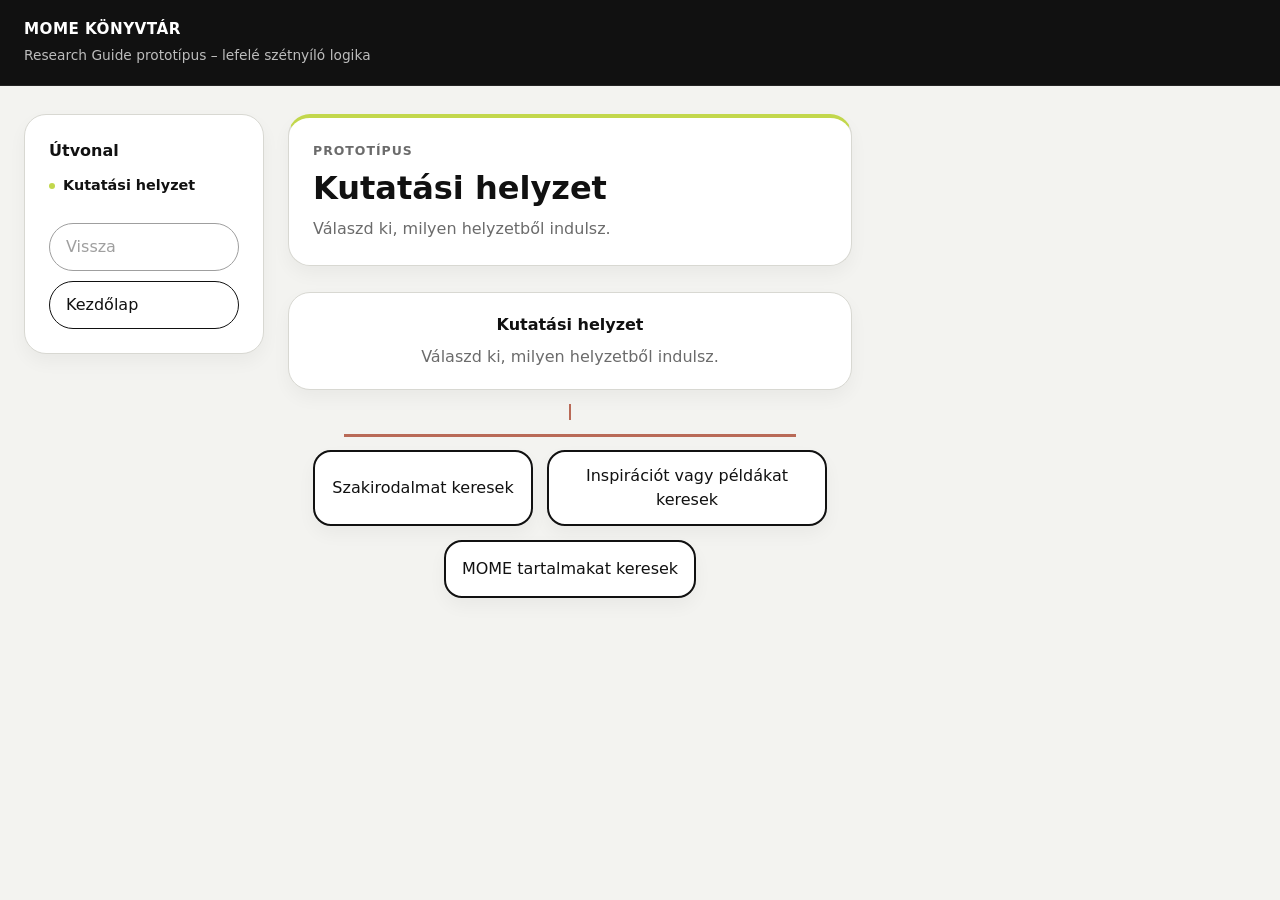
<file: mome-research-guide/index-vertical.html>
<!DOCTYPE html>
<html lang="hu">
<head>
  <meta charset="UTF-8" />
  <meta name="viewport" content="width=device-width, initial-scale=1.0" />
  <title>MOME Könyvtár – Research Guide prototípus / vertical</title>
  <style>
    :root {
      --bg: #f3f3f0;
      --surface: #ffffff;
      --surface-muted: #fafaf7;
      --text: #111111;
      --muted: #6b6b6b;
      --line: #d8d8d2;
      --line-strong: #b7b7ae;
      --flow: #b96a57;
      --accent: #c2d74c;
      --accent-soft: #edf3cf;
      --shadow: 0 8px 18px rgba(0,0,0,.045);
      --radius: 22px;
      --pill-radius: 18px;
    }
    * { box-sizing: border-box; }
    html { scroll-behavior: smooth; }
    body {
      margin: 0;
      background: var(--bg);
      color: var(--text);
      font-family: system-ui, -apple-system, BlinkMacSystemFont, "Segoe UI", Roboto, Helvetica, Arial, sans-serif;
      line-height: 1.5;
    }
    .topbar {
      background: #111;
      color: #fff;
      padding: 18px 24px 20px;
      border-bottom: 1px solid rgba(255,255,255,.08);
    }
    .brand {
      font-size: .95rem;
      font-weight: 700;
      letter-spacing: .03em;
      text-transform: uppercase;
    }
    .subtitle {
      margin-top: 4px;
      font-size: .86rem;
      color: rgba(255,255,255,.72);
    }
    .layout {
      display: grid;
      grid-template-columns: 240px minmax(0, 1fr) 380px;
      gap: 24px;
      max-width: 1480px;
      margin: 0 auto;
      padding: 28px 24px 56px;
      align-items: start;
    }
    .panel {
      background: var(--surface);
      border: 1px solid var(--line);
      border-radius: var(--radius);
      padding: 24px;
      box-shadow: var(--shadow);
      margin-bottom: 18px;
    }
    .sticky { position: sticky; top: 24px; }
    .hero-panel { border-top: 4px solid var(--accent); }
    .eyebrow {
      margin: 0 0 10px;
      font-size: .78rem;
      font-weight: 700;
      text-transform: uppercase;
      letter-spacing: .08em;
      color: var(--muted);
    }
    h1 { margin: 0 0 10px; font-size: clamp(1.75rem, 2.5vw, 2.5rem); line-height: 1.12; }
    h2 { margin: 0 0 12px; font-size: 1rem; }
    h3 { margin: 0 0 10px; font-size: 1rem; }
    .lead { margin: 0; max-width: 64ch; color: var(--muted); }
    button {
      appearance: none;
      font: inherit;
      cursor: pointer;
      transition: background-color .15s ease, transform .15s ease, opacity .15s ease, border-color .15s ease;
    }
    .ghost-button {
      width: 100%;
      margin-top: 10px;
      text-align: left;
      border: 1px solid #111;
      border-radius: 999px;
      background: #fff;
      color: #111;
      padding: 11px 16px;
    }
    .ghost-button:hover { background: var(--accent); }
    .ghost-button:disabled { opacity: .4; cursor: default; }
    .breadcrumb {
      display: flex;
      flex-direction: column;
      gap: 8px;
      margin-bottom: 16px;
    }
    .breadcrumb-item {
      display: block;
      font-size: .9rem;
      color: var(--muted);
      padding-left: 14px;
      position: relative;
    }
    .breadcrumb-item::before {
      content: "";
      position: absolute;
      left: 0;
      top: .55em;
      width: 6px;
      height: 6px;
      border-radius: 50%;
      background: var(--line);
    }
    .breadcrumb-item.current { color: var(--text); font-weight: 600; }
    .breadcrumb-item.current::before { background: var(--accent); }
    #questionView { display: grid; gap: 22px; }
    .branch-node {
      position: relative;
      display: grid;
      justify-items: center;
      gap: 14px;
      padding-top: 8px;
    }
    .branch-node:not(:first-child)::before {
      content: "";
      position: absolute;
      top: -22px;
      left: 50%;
      transform: translateX(-50%);
      width: 2px;
      height: 22px;
      background: var(--flow);
    }
    .node-card {
      width: min(720px, 100%);
      background: var(--surface);
      border: 1px solid var(--line);
      border-radius: var(--radius);
      padding: 20px;
      box-shadow: var(--shadow);
      text-align: center;
    }
    .node-title { font-size: 1rem; margin: 0 0 8px; font-weight: 700; }
    .node-description { margin: 0; color: var(--muted); }
    .flow-spine {
      width: 2px;
      height: 16px;
      background: var(--flow);
    }
    .option-row-wrap {
      position: relative;
      width: 100%;
      padding-top: 16px;
      display: flex;
      justify-content: center;
    }
    .option-row-wrap::before {
      content: "";
      position: absolute;
      top: 0;
      left: 10%;
      right: 10%;
      border-top: 3px solid var(--flow);
    }
    .option-stack {
      display: flex;
      flex-wrap: wrap;
      gap: 14px;
      justify-content: center;
      width: min(960px, 100%);
    }
    .option-button {
      min-height: 58px;
      padding: 12px 16px;
      border-radius: var(--pill-radius);
      border: 2px solid #111;
      background: #fff;
      color: #111;
      box-shadow: var(--shadow);
      display: inline-flex;
      align-items: center;
      justify-content: center;
      text-align: center;
    }
    .option-button:hover { transform: translateY(-1px); }
    .option-button.is-selected {
      background: var(--accent-soft);
      border-color: #94b117;
    }
    .option-button.is-faded { opacity: .45; }
    .option-button.compact { min-width: 150px; }
    .option-button.regular { min-width: 220px; max-width: 280px; }
    .card-column .panel { position: sticky; top: 24px; }
    #cardView.hidden { display: none; }
    #cardView { display: grid; gap: 16px; }
    .card-bundle { display: grid; gap: 16px; }
    .info-card {
      border: 1px solid var(--line);
      border-radius: var(--radius);
      padding: 20px;
      background: var(--surface);
    }
    .info-card-title { margin: 0 0 10px; font-size: 1.2rem; }
    .info-card-description { margin: 0 0 16px; color: var(--muted); }
    .card-section { margin-top: 16px; }
    .card-section.route-box {
      padding: 14px 16px;
      border: 2px solid #94b117;
      border-radius: 18px;
      background: #fff;
    }
    .card-section.boxed {
      padding: 16px;
      border: 1px solid var(--line);
      border-radius: 18px;
      background: var(--surface-muted);
    }
    .card-section.help-box {
      padding: 16px;
      border: 1px solid #cddd8a;
      border-radius: 18px;
      background: var(--accent-soft);
    }
    .card-section ul { margin: 0; padding-left: 18px; }
    .card-section li + li { margin-top: 8px; }
    .route-list, .route-children { list-style: none; padding-left: 0; }
    .route-item + .route-item { margin-top: 14px; }
    .route-item > span,
    .route-item > a {
      display: inline-flex;
      align-items: center;
      gap: 8px;
      font-weight: 700;
      color: #111;
      background: #cfe164;
      border: 1px solid #94b117;
      border-radius: 999px;
      padding: 8px 12px;
      text-decoration: none;
    }
    .route-item > span::before,
    .route-item > a::before {
      content: "→";
      color: #577000;
      font-weight: 700;
    }
    .route-helper-box {
      margin-top: 10px;
      padding: 12px 14px;
      border: 1px solid #d8e1b1;
      border-radius: 16px;
      background: rgba(237,243,207,.72);
    }
    .route-helper-head {
      display: inline-flex;
      align-items: center;
      gap: 8px;
      margin-bottom: 8px;
      font-size: .85rem;
      font-weight: 600;
      color: var(--muted);
    }
    .route-helper-icon {
      display: inline-flex;
      align-items: center;
      justify-content: center;
      width: 18px;
      height: 18px;
      border-radius: 50%;
      border: 1px solid #a8b67a;
      font-size: .75rem;
    }
    .route-child-item {
      position: relative;
      padding-left: 16px;
      color: var(--muted);
    }
    .route-child-item::before {
      content: "•";
      position: absolute;
      left: 0;
      color: #7d9530;
    }
    @media (max-width: 1180px) {
      .layout { grid-template-columns: 1fr; }
      .sticky, .card-column .panel { position: static; }
    }
  </style>
</head>
<body>
  <div class="topbar">
    <div class="brand">MOME Könyvtár</div>
    <div class="subtitle">Research Guide prototípus – lefelé szétnyíló logika</div>
  </div>

  <main class="layout">
    <aside class="sidebar">
      <div class="panel sticky">
        <h2>Útvonal</h2>
        <nav id="breadcrumb" class="breadcrumb"></nav>
        <button id="backButton" class="ghost-button" type="button">Vissza</button>
        <button id="homeButton" class="ghost-button" type="button">Kezdőlap</button>
      </div>
    </aside>

    <section class="content">
      <div class="panel hero-panel">
        <p class="eyebrow">Prototípus</p>
        <h1 id="screenTitle">MOME Research Guide</h1>
        <p id="screenDescription" class="lead">A guide kérdésekkel és lefelé szétnyíló döntési logikával segít megtalálni a megfelelő forrásokat.</p>
      </div>
      <div id="questionView"></div>
    </section>

    <aside class="card-column">
      <div id="cardView" class="panel hidden"></div>
    </aside>
  </main>

  <script>
    let guideData = null;
    let selectedPath = {};
    let multiSelections = {};

    async function loadGuide() {
      const response = await fetch('data/research-guide.json?v=20260420b');
      guideData = await response.json();
      selectedPath = { 0: guideData.startNode };
      multiSelections = {};
      renderGuide();
    }

    function getNode(nodeId) {
      return guideData?.nodes?.[nodeId] || null;
    }

    function buildVisiblePath() {
      const visible = [];
      let currentId = guideData.startNode;
      let depth = 0;
      while (currentId) {
        const node = getNode(currentId);
        if (!node) break;
        visible.push({ id: currentId, depth, node });
        if (node.type === 'single') {
          const nextId = selectedPath[depth + 1];
          if (!nextId) break;
          currentId = nextId;
          depth += 1;
          continue;
        }
        break;
      }
      return visible;
    }

    function selectSingle(targetId, depth) {
      selectedPath[depth + 1] = targetId;
      Object.keys(selectedPath).map(Number).filter(key => key > depth + 1).forEach(key => delete selectedPath[key]);
      renderGuide();
    }

    function toggleMulti(parentId, targetId) {
      if (!multiSelections[parentId]) multiSelections[parentId] = [];
      const current = new Set(multiSelections[parentId]);
      if (current.has(targetId)) current.delete(targetId);
      else current.add(targetId);
      multiSelections[parentId] = Array.from(current);
      renderGuide();
    }

    function goHome() {
      selectedPath = { 0: guideData.startNode };
      multiSelections = {};
      renderGuide();
    }

    function goBack() {
      const levels = Object.keys(selectedPath).map(Number).sort((a,b) => a - b);
      if (levels.length <= 1) return;
      delete selectedPath[levels[levels.length - 1]];
      renderGuide();
    }

    function renderBreadcrumb(visiblePath) {
      const breadcrumb = document.getElementById('breadcrumb');
      breadcrumb.innerHTML = '';
      visiblePath.forEach((entry, index) => {
        const item = document.createElement('span');
        item.className = 'breadcrumb-item';
        item.innerText = entry.node.title || entry.id;
        if (index === visiblePath.length - 1) item.classList.add('current');
        breadcrumb.appendChild(item);
      });
    }

    function createNodeBlock(entry) {
      const wrap = document.createElement('section');
      wrap.className = 'branch-node';

      const card = document.createElement('div');
      card.className = 'node-card';
      card.innerHTML = `<div class="node-title">${entry.node.title || entry.id}</div>${entry.node.description ? `<p class="node-description">${entry.node.description}</p>` : ''}`;
      wrap.appendChild(card);

      if (entry.node.options && entry.node.options.length) {
        const spine = document.createElement('div');
        spine.className = 'flow-spine';
        wrap.appendChild(spine);

        const rowWrap = document.createElement('div');
        rowWrap.className = 'option-row-wrap';
        const row = document.createElement('div');
        row.className = 'option-stack';

        const nextActiveId = selectedPath[entry.depth + 1];
        const selectedSet = new Set(multiSelections[entry.id] || []);

        entry.node.options.forEach(option => {
          const button = document.createElement('button');
          button.type = 'button';
          button.className = 'option-button ' + (entry.node.layout === 'compact-inline' ? 'compact' : 'regular');
          const isMulti = entry.node.type === 'multi';
          const isSelected = isMulti ? selectedSet.has(option.target) : nextActiveId === option.target;
          const hasAnySingleSelected = entry.node.type === 'single' && !!nextActiveId;
          if (isSelected) button.classList.add('is-selected');
          else if (hasAnySingleSelected) button.classList.add('is-faded');
          button.textContent = option.label;
          button.onclick = () => {
            if (entry.node.type === 'single') selectSingle(option.target, entry.depth);
            if (entry.node.type === 'multi') toggleMulti(entry.id, option.target);
          };
          row.appendChild(button);
        });

        rowWrap.appendChild(row);
        wrap.appendChild(rowWrap);
      }

      return wrap;
    }

    function gatherCards(visiblePath) {
      const cards = [];
      visiblePath.forEach((entry, index) => {
        const node = entry.node;
        if (node.type === 'card') cards.push(entry.id);
        if (node.type === 'single') {
          const nextId = selectedPath[index + 1];
          const nextNode = getNode(nextId);
          if (nextNode && nextNode.type === 'card') cards.push(nextId);
        }
        if (node.type === 'multi') {
          (multiSelections[entry.id] || []).forEach(targetId => {
            const targetNode = getNode(targetId);
            if (targetNode && targetNode.type === 'card') cards.push(targetId);
          });
        }
      });
      return [...new Set(cards)];
    }

    function appendSectionItem(list, item, isRouteSection = false) {
      const li = document.createElement('li');
      if (isRouteSection) li.classList.add('route-item');
      const addText = (target, text) => {
        const span = document.createElement('span');
        span.innerText = text;
        target.appendChild(span);
      };
      if (typeof item === 'string') {
        addText(li, item);
      } else if (item && typeof item === 'object') {
        if (item.url) {
          const a = document.createElement('a');
          a.href = item.url;
          a.target = '_blank';
          a.rel = 'noopener noreferrer';
          a.innerText = item.label || item.url;
          li.appendChild(a);
        } else {
          addText(li, item.label || '');
        }
        if (Array.isArray(item.children) && item.children.length) {
          const helperBox = document.createElement('div');
          helperBox.className = 'route-helper-box';
          const helperHead = document.createElement('div');
          helperHead.className = 'route-helper-head';
          helperHead.innerHTML = '<span class="route-helper-icon">i</span><span>Információ</span>';
          helperBox.appendChild(helperHead);
          const childList = document.createElement('ul');
          childList.className = 'route-children';
          item.children.forEach(child => {
            const childLi = document.createElement('li');
            childLi.className = 'route-child-item';
            childLi.innerText = typeof child === 'string' ? child : (child.label || '');
            childList.appendChild(childLi);
          });
          helperBox.appendChild(childList);
          li.appendChild(helperBox);
        }
      }
      list.appendChild(li);
    }

    function renderCards(cardIds) {
      const cardView = document.getElementById('cardView');
      cardView.innerHTML = '';
      if (!cardIds.length) {
        cardView.classList.add('hidden');
        return;
      }
      const bundle = document.createElement('div');
      bundle.className = 'card-bundle';
      cardIds.forEach(cardId => {
        const node = getNode(cardId);
        if (!node) return;
        const card = document.createElement('article');
        card.className = 'info-card';
        card.innerHTML = `<h2 class="info-card-title">${node.title || cardId}</h2>${node.description ? `<p class="info-card-description">${node.description}</p>` : ''}`;
        (node.sections || []).forEach(section => {
          const sectionWrap = document.createElement('section');
          sectionWrap.className = 'card-section';
          const isRouteSection = section.variant === 'route' || section.heading === 'Haladj tovább';
          if (isRouteSection) sectionWrap.classList.add('route-box');
          if (section.variant === 'boxed') sectionWrap.classList.add('boxed');
          if (section.variant === 'help') sectionWrap.classList.add('help-box');
          const heading = document.createElement('h3');
          heading.innerText = section.heading;
          sectionWrap.appendChild(heading);
          const list = document.createElement('ul');
          if (isRouteSection) list.classList.add('route-list');
          (section.items || []).forEach(item => appendSectionItem(list, item, isRouteSection));
          sectionWrap.appendChild(list);
          card.appendChild(sectionWrap);
        });
        bundle.appendChild(card);
      });
      cardView.appendChild(bundle);
      cardView.classList.remove('hidden');
    }

    function renderGuide() {
      const treeView = document.getElementById('questionView');
      const heroTitle = document.getElementById('screenTitle');
      const heroDescription = document.getElementById('screenDescription');
      const visiblePath = buildVisiblePath();
      const current = visiblePath[visiblePath.length - 1];
      heroTitle.innerText = current?.node?.title || 'MOME Research Guide';
      heroDescription.innerText = current?.node?.description || 'A guide kérdésekkel és rövid útmutatókkal segít megtalálni a megfelelő forrásokat.';
      treeView.innerHTML = '';
      visiblePath.forEach(entry => {
        if (entry.node.type === 'single' || entry.node.type === 'multi') {
          treeView.appendChild(createNodeBlock(entry));
        }
      });
      renderBreadcrumb(visiblePath);
      renderCards(gatherCards(visiblePath));
      document.getElementById('backButton').disabled = visiblePath.length <= 1;
    }

    document.getElementById('backButton').onclick = goBack;
    document.getElementById('homeButton').onclick = goHome;
    loadGuide();
  </script>
</body>
</html>
</file>
<file: mome-research-guide/style.css>
:root {
  --bg: #f3f3f0;
  --surface: #ffffff;
  --surface-muted: #fafaf7;
  --text: #111111;
  --muted: #6b6b6b;
  --line: #d8d8d2;
  --line-strong: #b7b7ae;
  --accent: #C2D74C;
  --accent-soft: #edf3cf;
  --shadow: 0 10px 30px rgba(0, 0, 0, 0.04);
  --radius: 18px;
}

* { box-sizing: border-box; }
html { scroll-behavior: smooth; }

body {
  margin: 0;
  background: var(--bg);
  color: var(--text);
  font-family: system-ui, -apple-system, BlinkMacSystemFont, "Segoe UI", Roboto, Helvetica, Arial, sans-serif;
  line-height: 1.55;
}

body::before {
  content: "";
  position: fixed;
  inset: 0;
  background: linear-gradient(180deg, rgba(194, 215, 76, 0.11) 0%, rgba(243, 243, 240, 0) 32%);
  pointer-events: none;
}

.site-shell { position: relative; min-height: 100vh; }

.topbar {
  background: #111;
  color: #fff;
  padding: 18px 24px 20px;
  border-bottom: 1px solid rgba(255, 255, 255, 0.08);
}

.brand {
  font-size: 0.95rem;
  font-weight: 700;
  letter-spacing: 0.03em;
  text-transform: uppercase;
}

.subtitle {
  margin-top: 4px;
  font-size: 0.86rem;
  color: rgba(255, 255, 255, 0.7);
}

.layout {
  display: grid;
  grid-template-columns: 240px minmax(0, 1fr) 360px;
  gap: 24px;
  max-width: 1400px;
  margin: 0 auto;
  padding: 28px 24px 56px;
}

.sidebar, .card-column { align-self: start; }
.content { min-width: 0; }

.panel {
  background: var(--surface);
  border: 1px solid var(--line);
  border-radius: var(--radius);
  padding: 24px;
  box-shadow: var(--shadow);
  margin-bottom: 18px;
}

.sticky-panel { position: sticky; top: 24px; }
.hero-panel { border-top: 4px solid var(--accent); }

.eyebrow {
  margin: 0 0 10px;
  font-size: 0.78rem;
  font-weight: 700;
  text-transform: uppercase;
  letter-spacing: 0.08em;
  color: var(--muted);
}

h1 { margin: 0 0 10px; font-size: clamp(1.75rem, 2.5vw, 2.5rem); line-height: 1.15; }
h2 { margin: 0 0 12px; font-size: 1rem; }
h3 { margin: 0 0 10px; font-size: 1rem; }
.lead { margin: 0; max-width: 64ch; color: var(--muted); }

a { color: inherit; text-decoration-thickness: 1px; }

button {
  appearance: none;
  border: 1px solid #111;
  border-radius: 999px;
  background: #fff;
  color: #111;
  padding: 11px 16px;
  font: inherit;
  cursor: pointer;
  transition: background-color 0.15s ease, border-color 0.15s ease, transform 0.15s ease, opacity 0.15s ease;
}

button:hover { background: var(--accent); }
button:disabled { opacity: 0.4; cursor: default; }
button:disabled:hover { background: #fff; }

.ghost-button {
  width: 100%;
  margin-top: 10px;
  text-align: left;
}

.breadcrumb {
  display: flex;
  flex-direction: column;
  gap: 8px;
  margin-bottom: 16px;
}

.breadcrumb-item {
  display: block;
  font-size: 0.9rem;
  color: var(--muted);
  padding-left: 14px;
  position: relative;
}

.breadcrumb-item::before {
  content: "";
  position: absolute;
  left: 0;
  top: 0.55em;
  width: 6px;
  height: 6px;
  border-radius: 50%;
  background: var(--line);
}

.breadcrumb-item.current { color: var(--text); font-weight: 600; }
.breadcrumb-item.current::before { background: var(--accent); }

#questionView { display: grid; gap: 18px; }

.tree-node {
  background: var(--surface);
  border: 1px solid var(--line);
  border-radius: 18px;
  padding: 20px;
  box-shadow: var(--shadow);
  position: relative;
}

.tree-node + .tree-node::before {
  content: "";
  position: absolute;
  left: 34px;
  top: -20px;
  width: 2px;
  height: 20px;
  background: var(--line-strong);
}

.tree-title { font-size: 1rem; margin-bottom: 8px; }
.tree-description { margin: 0 0 14px; color: var(--muted); }
.option-stack { display: grid; gap: 10px; }

.option-stack.compact-inline {
  display: flex;
  flex-wrap: wrap;
  gap: 10px;
}

.pacman-row {
  display: flex;
  align-items: center;
  gap: 10px;
  margin: 8px 0 14px;
}

.pacman {
  width: 18px;
  height: 18px;
  border-radius: 50%;
  background: conic-gradient(from 45deg, var(--accent) 0deg 315deg, transparent 315deg 360deg);
  position: relative;
  flex: 0 0 auto;
}

.pacman-dots {
  flex: 1 1 auto;
  height: 6px;
  background-image: radial-gradient(circle, #9bb618 1.5px, transparent 1.6px);
  background-size: 14px 6px;
  background-repeat: repeat-x;
  background-position: left center;
  opacity: 0.95;
}

.option-button {
  width: 100%;
  text-align: left;
  border-radius: 16px;
  padding: 14px 16px;
  background: #fff;
  border: 1px solid var(--line);
  display: flex;
  justify-content: space-between;
  align-items: center;
  gap: 12px;
}

.option-stack.compact-inline .option-button {
  width: auto;
  max-width: 100%;
  flex: 0 0 auto;
  padding: 9px 14px;
  min-height: 0;
  border-radius: 999px;
}

.option-stack.compact-inline .option-meta {
  display: none;
}

.option-button:hover {
  background: var(--accent-soft);
  border-color: #111;
  transform: translateY(-1px);
}

.option-button.is-selected {
  background: var(--accent-soft);
  border-color: #111;
  box-shadow: inset 0 0 0 1px #111;
}

.option-button.is-faded { opacity: 0.42; }

.option-meta {
  font-size: 0.78rem;
  text-transform: uppercase;
  letter-spacing: 0.06em;
  color: var(--muted);
}

.card-column .panel { position: sticky; top: 24px; }
#cardView { display: grid; gap: 16px; }

.card-bundle {
  display: grid;
  gap: 16px;
}

.info-card {
  border: 1px solid var(--line);
  border-radius: 18px;
  padding: 20px;
  background: var(--surface);
}

.info-card-title { margin: 0 0 10px; font-size: 1.25rem; }
.info-card-description { margin: 0 0 18px; color: var(--muted); }

.card-section {
  padding: 0;
  border: 0;
  border-radius: 0;
  background: transparent;
  margin-top: 18px;
}

.card-section h3 {
  margin-bottom: 8px;
}

.card-section ul {
  margin: 0;
  padding-left: 18px;
}

.card-section li + li { margin-top: 8px; }

.card-section.route-box {
  padding: 14px 16px;
  border: 2px solid #94b117;
  border-radius: 16px;
  background: linear-gradient(180deg, rgba(194, 215, 76, 0.18) 0%, rgba(194, 215, 76, 0.08) 100%);
}

.route-list,
.route-children {
  list-style: none;
  padding-left: 0;
}

.route-item {
  position: relative;
  padding-left: 0;
}

.route-item + .route-item {
  margin-top: 14px;
}

.route-item > span,
.route-item > a {
  display: inline-flex;
  align-items: center;
  gap: 8px;
  font-weight: 700;
  color: #111;
  background: #cfe164;
  border: 1px solid #94b117;
  border-radius: 999px;
  padding: 8px 12px;
  text-decoration: none;
}

.route-item > span::before,
.route-item > a::before {
  content: "→";
  font-weight: 700;
  color: #577000;
}

.route-helper-box {
  margin-top: 10px;
  padding: 12px 14px;
  border: 1px solid #d8e1b1;
  border-radius: 14px;
  background: rgba(237, 243, 207, 0.72);
}

.route-helper-head {
  display: inline-flex;
  align-items: center;
  gap: 8px;
  margin-bottom: 8px;
  font-size: 0.85rem;
  font-weight: 600;
  color: var(--muted);
}

.route-helper-icon {
  display: inline-flex;
  align-items: center;
  justify-content: center;
  width: 18px;
  height: 18px;
  border-radius: 50%;
  border: 1px solid #a8b67a;
  font-size: 0.75rem;
  line-height: 1;
}

.route-children {
  margin-top: 0;
}

.route-child-item {
  position: relative;
  padding-left: 16px;
  color: var(--muted);
}

.route-child-item::before {
  content: "•";
  position: absolute;
  left: 0;
  top: 0;
  color: #7d9530;
}

.route-child-item + .route-child-item {
  margin-top: 8px;
}

.card-section.boxed {
  padding: 16px;
  border: 1px solid var(--line);
  border-radius: 16px;
  background: var(--surface-muted);
}

.card-section.help-box {
  padding: 16px;
  border: 1px solid #b6c76b;
  border-radius: 16px;
  background: var(--accent-soft);
}

.hidden { display: none !important; }

@media (max-width: 1100px) {
  .layout { grid-template-columns: 220px minmax(0, 1fr); }
  .card-column { grid-column: 2; }
  .card-column .panel { position: static; }
}

@media (max-width: 860px) {
  .layout { grid-template-columns: 1fr; }
  .sticky-panel, .card-column .panel { position: static; }
}

@media (max-width: 640px) {
  .layout { padding: 20px 16px 40px; }
  .panel, .tree-node, .info-card { padding: 18px; border-radius: 14px; }
  .option-button { padding: 13px 14px; }
  .option-stack.compact-inline .option-button { padding: 8px 12px; }
  .card-section.boxed,
  .card-section.help-box,
  .card-section.route-box,
  .route-helper-box { padding: 14px; }
}
</file>
